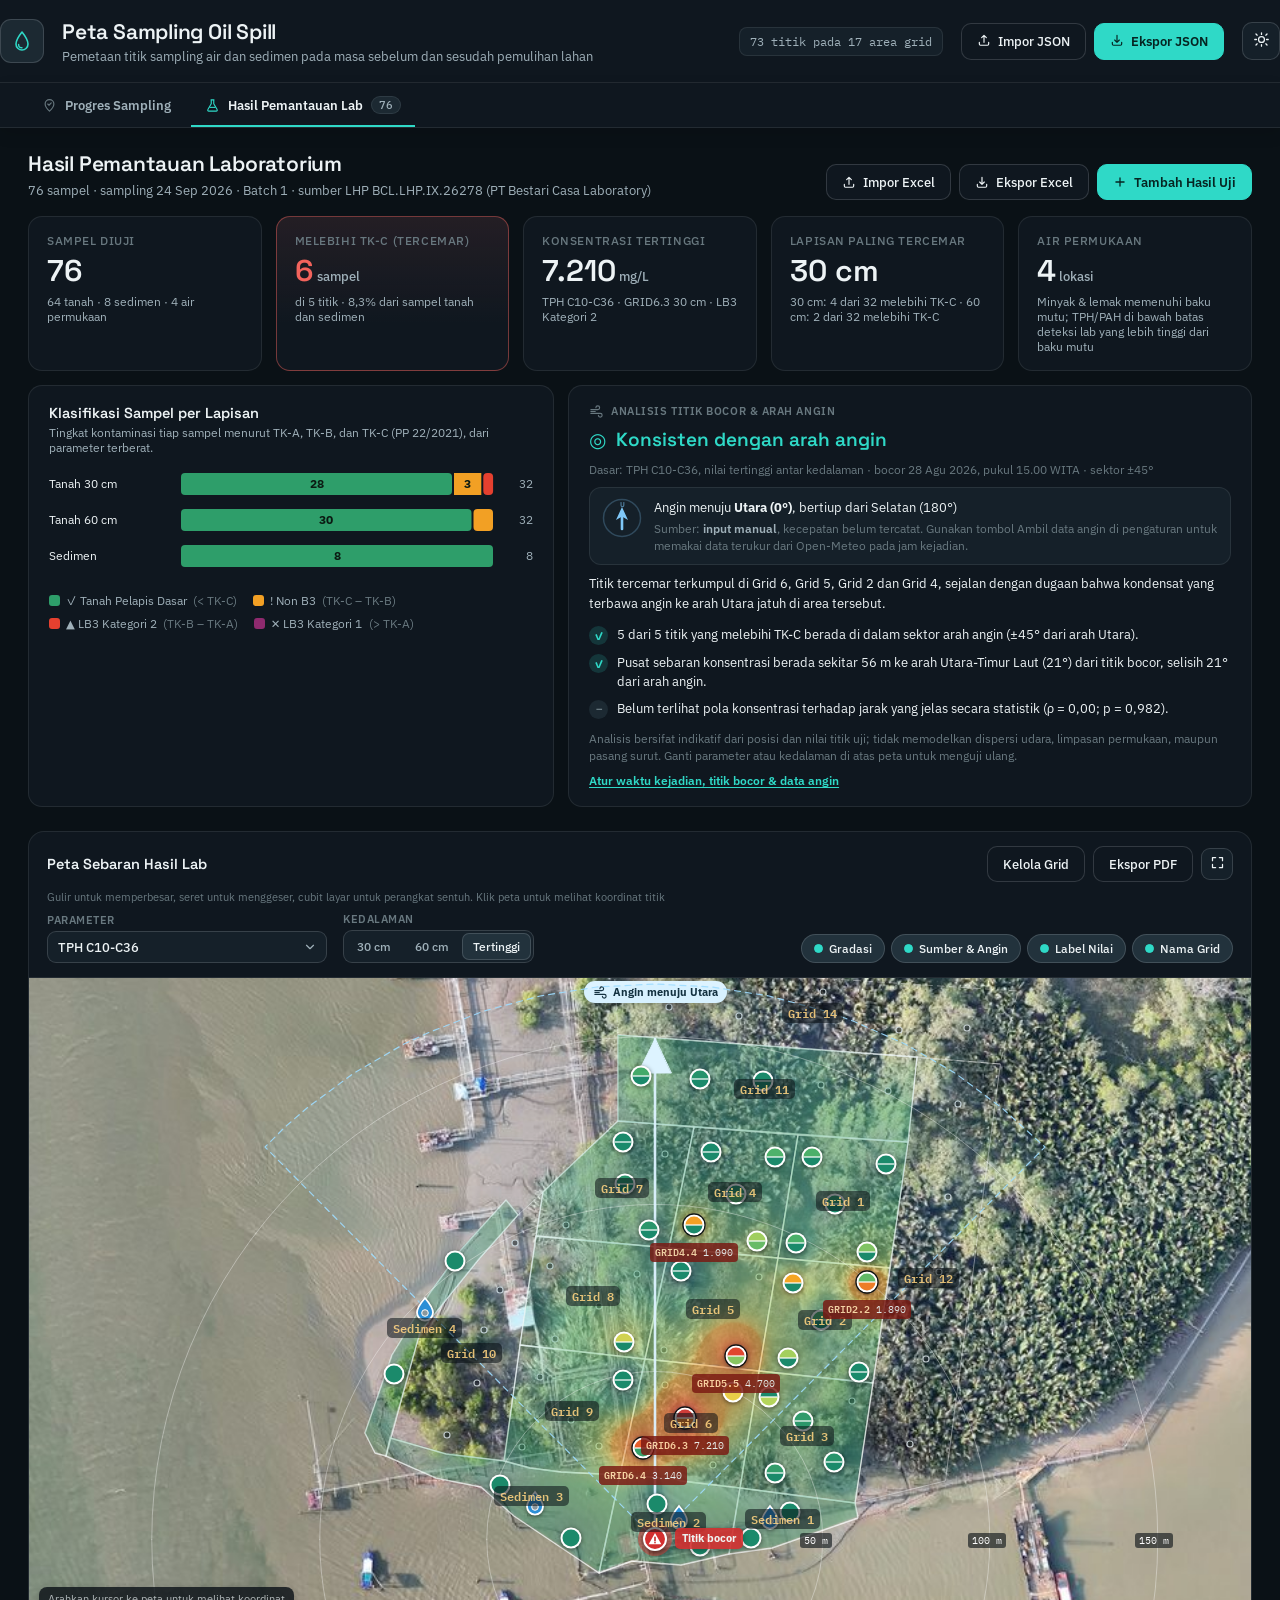
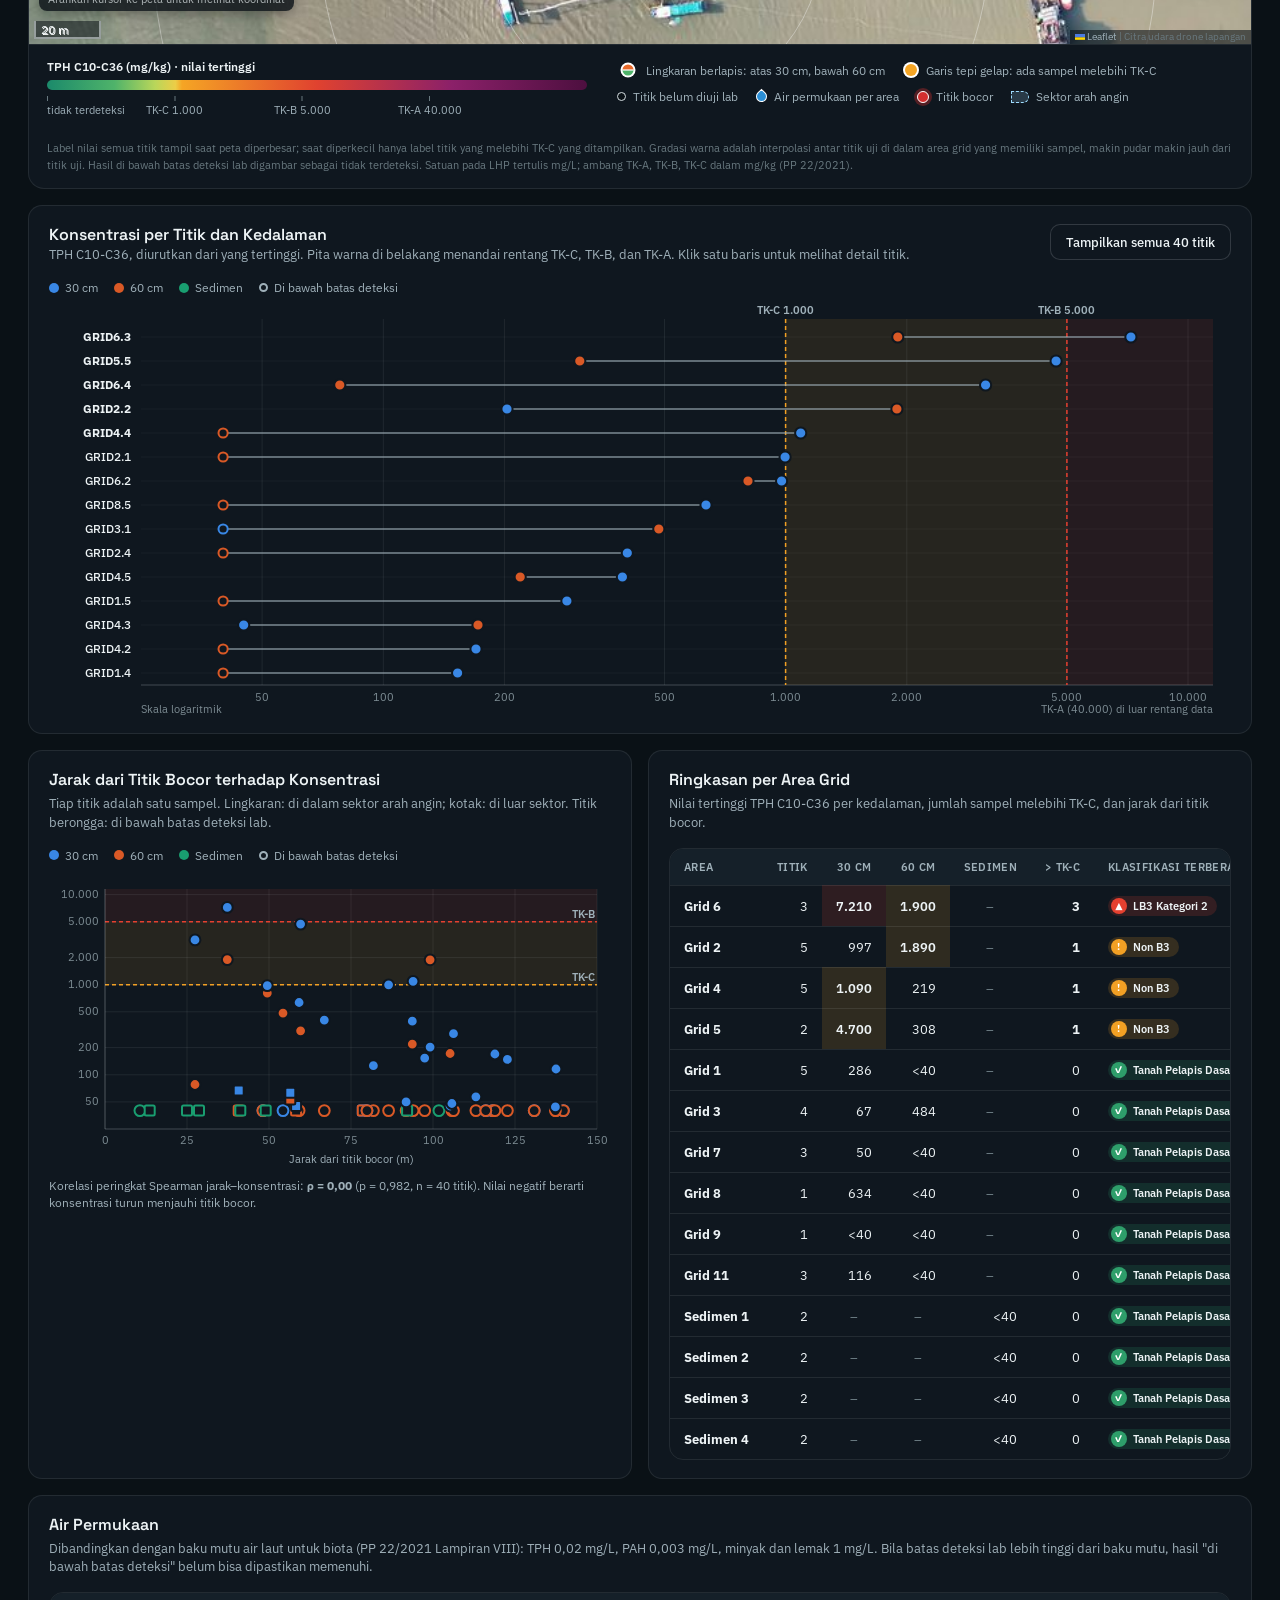
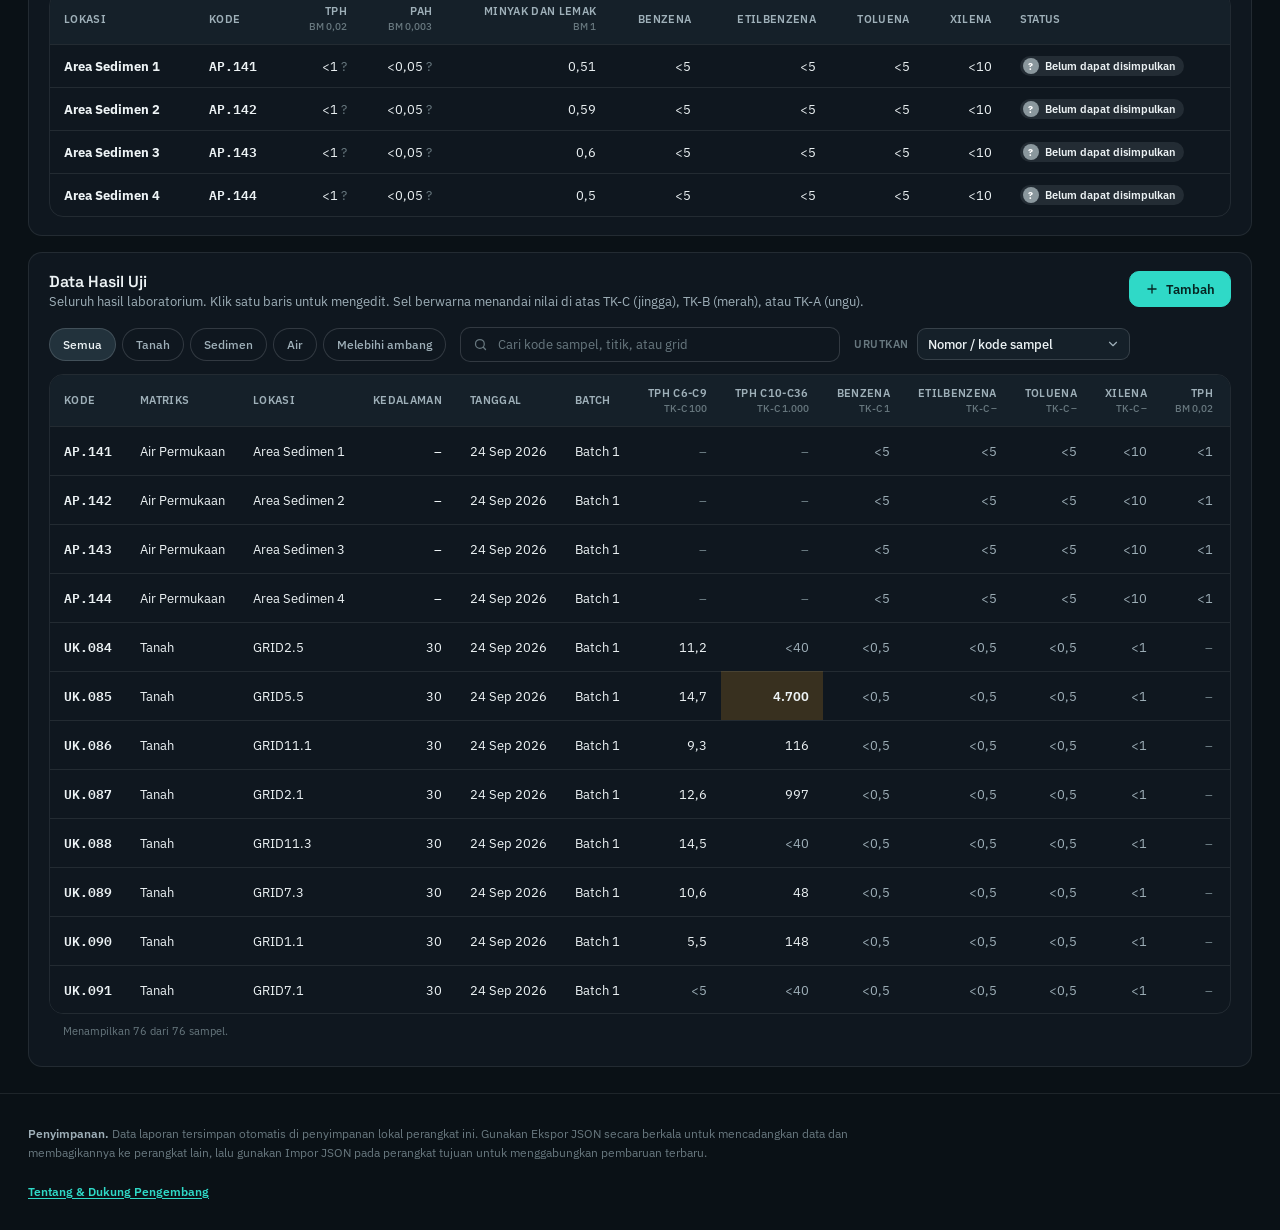
<file: index.html>
<!doctype html>
<html lang="id" data-theme="dark">
<head>
<meta charset="utf-8">
<meta name="viewport" content="width=device-width, initial-scale=1">
<title>Peta Sampling Oil Spill</title>
<meta name="description" content="Peta dan dashboard sampling air dan sedimen pada masa sebelum dan sesudah pemulihan lahan terdampak oil spill.">
<link rel="stylesheet" href="vendor/leaflet/leaflet.css">
<link rel="stylesheet" href="styles.css?v=20261031b">
</head>
<body>
<script>(function(){var v="lab";try{var h=(location.hash||"").toLowerCase();v=h==="#lab"?"lab":h==="#progres"?"progress":(localStorage.getItem("oilspill_view")==="progress"?"progress":"lab");}catch(e){}document.body.className=v==="progress"?"view-progress":"view-lab";})();</script>
<div class="app">

  <header class="topbar">
    <div class="wrap topbar-inner">
      <div class="brandmark" id="brandMark"></div>
      <div class="brandtext">
        <h1>Peta Sampling Oil Spill</h1>
        <p>Pemetaan titik sampling air dan sedimen pada masa sebelum dan sesudah pemulihan lahan</p>
      </div>
      <div class="metachip" id="metaChip">73 titik pada 17 area grid</div>
      <div class="roundswitch progress-only">
        <button type="button" id="roundBeforeBtn" class="roundbtn before active" data-action="set-round" data-round="before">Before Recovery</button>
        <button type="button" id="roundAfterBtn" class="roundbtn after" data-action="set-round" data-round="after">After Recovery</button>
      </div>
      <div class="databtns" role="group" aria-label="Cadangan data">
        <label class="btn" for="importInput" title="Gabungkan data dari berkas JSON (progres sampling, foto, dan hasil lab) berdasarkan pembaruan terbaru. Untuk ekspor yang dipecah, pilih berkas data dan semua berkas -foto sekaligus">
          <span id="importIcon"></span> Impor JSON
        </label>
        <input class="hiddenfile" id="importInput" type="file" accept="application/json,.json" multiple/>
        <button type="button" class="btn btn-primary" id="exportBtn" data-action="open-export" title="Unduh seluruh data aplikasi (progres sampling, foto, dan hasil lab) sebagai berkas JSON">
          <span id="exportIcon"></span> Ekspor JSON
        </button>
      </div>
      <button type="button" class="themebtn" data-action="toggle-theme" aria-label="Ganti mode gelap dan terang">
        <span id="themeIcon"></span>
      </button>
    </div>
  </header>

  <div id="syncBanner" class="syncbanner" style="display:none"></div>

  <nav class="viewtabs" aria-label="Tampilan">
    <div class="wrap viewtabs-inner" role="tablist">
      <button type="button" class="viewtab" id="viewTabProgress" role="tab" data-action="set-view" data-view="progress"><span class="viewtab-ico" id="viewTabProgressIcon"></span>Progres Sampling</button>
      <button type="button" class="viewtab" id="viewTabLab" role="tab" data-action="set-view" data-view="lab"><span class="viewtab-ico" id="viewTabLabIcon"></span>Hasil Pemantauan Lab<span class="viewtab-count" id="viewTabLabCount"></span></button>
    </div>
  </nav>

  <section class="labdash lab-only" id="labDash"></section>

  <section class="dashboard progress-only">
    <div class="wrap">
      <div class="dash-grid">
        <div class="kpi">
          <div class="kpi-label">Total Titik Sampling</div>
          <div class="kpi-value" id="kpiTotal">73</div>
          <div class="kpi-sub" id="kpiTotalSub">17 area grid</div>
        </div>
        <div class="kpi">
          <div class="kpi-label">Selesai Disampling</div>
          <div class="kpi-value" id="kpiDone">0</div>
          <div class="kpi-sub" id="kpiDoneSub">0% dari seluruh titik</div>
        </div>
        <div class="kpi">
          <div class="kpi-label">Belum Disampling</div>
          <div class="kpi-value" id="kpiPending">73</div>
          <div class="kpi-sub" id="kpiPendingSub">100% tersisa dari seluruh titik</div>
        </div>
        <div class="kpi warn">
          <div class="kpi-label">Titik Bermasalah</div>
          <div class="kpi-value" id="kpiIssue">0</div>
          <div class="kpi-sub" id="kpiIssueSub">Tidak ada kendala tercatat</div>
        </div>
        <div class="ringcard">
          <svg class="ringsvg" width="88" height="88" viewBox="0 0 120 120">
            <circle cx="60" cy="60" r="50" fill="none" stroke="#1C2932" stroke-width="14"/>
            <circle id="ringArc" cx="60" cy="60" r="50" fill="none" stroke="#2FD9C7" stroke-width="14" stroke-linecap="round" stroke-dasharray="0 314.16" transform="rotate(-90 60 60)"/>
            <text id="ringLabel" x="60" y="67" text-anchor="middle">0%</text>
          </svg>
          <div class="ringtitle">Progress Sampling</div>
        </div>
      </div>

      <div class="secondrow">
        <div class="card">
          <h2>Perbandingan Before dan After Recovery</h2>
          <p class="cardsub">Progres sampling pada dua tahap pemantauan untuk keseluruhan area.</p>
          <div class="comparerows">
            <div class="comparerow-item">
              <div class="cr-top"><span class="cr-name">Before Recovery</span><span class="cr-count" id="beforeCount">0 dari 73 titik</span></div>
              <div class="bar"><div class="bar-fill" id="beforeBar" style="width:0%;background:#2FD9C7"></div></div>
            </div>
            <div class="comparerow-item">
              <div class="cr-top"><span class="cr-name">After Recovery</span><span class="cr-count" id="afterCount">0 dari 73 titik</span></div>
              <div class="bar"><div class="bar-fill" id="afterBar" style="width:0%;background:#3BD488"></div></div>
            </div>
          </div>
        </div>
        <div class="card">
          <h2>Jenis Sampling</h2>
          <p class="cardsub">Progres tahap aktif untuk tiap jenis sampling: air, sedimen, dan tanah.</p>
          <div class="comparerows">
            <div class="comparerow-item">
              <div class="cr-top"><span class="cr-name">Air</span><span class="cr-count" id="typeAirCount">0 dari 0 titik</span></div>
              <div class="bar"><div class="bar-fill" id="typeAirBar" style="width:0%;background:#2FD9C7"></div></div>
            </div>
            <div class="comparerow-item">
              <div class="cr-top"><span class="cr-name">Sedimen</span><span class="cr-count" id="typeSedimenCount">0 dari 0 titik</span></div>
              <div class="bar"><div class="bar-fill" id="typeSedimenBar" style="width:0%;background:#B78CE8"></div></div>
            </div>
            <div class="comparerow-item">
              <div class="cr-top"><span class="cr-name">Tanah</span><span class="cr-count" id="typeSoilCount">0 dari 0 titik</span></div>
              <div class="bar"><div class="bar-fill" id="typeSoilBar" style="width:0%;background:#F2A93C"></div></div>
            </div>
          </div>
        </div>
        <div class="card">
          <h2>Grid Perlu Perhatian</h2>
          <p class="cardsub">Area dengan progres sampling paling rendah pada tahap aktif.</p>
          <ul class="prioritylist" id="priorityList"></ul>
          <p class="priority-empty" id="priorityEmpty">Seluruh area grid telah tuntas pada tahap aktif.</p>
        </div>
      </div>
    </div>
  </section>

  <section class="toolbar progress-only">
    <div class="wrap toolbar-row">
      <div class="searchwrap">
        <div class="searchbox">
          <span id="searchIcon"></span>
          <input id="searchInput" type="text" placeholder="Cari kode titik, misalnya GRID5.2"/>
          <button type="button" id="searchClear" class="searchclear" data-action="clear-search" aria-label="Bersihkan pencarian" style="display:none"></button>
        </div>
        <ul class="searchresults" id="searchResults" style="display:none"></ul>
      </div>
      <div class="filterchips">
        <button type="button" id="filter-all" class="chip active" data-action="set-filter" data-filter="all">Semua</button>
        <button type="button" id="filter-done" class="chip" data-action="set-filter" data-filter="done">Selesai</button>
        <button type="button" id="filter-pending" class="chip" data-action="set-filter" data-filter="pending">Belum</button>
        <button type="button" id="filter-issue" class="chip" data-action="set-filter" data-filter="issue">Bermasalah</button>
      </div>
      <div class="datefilter">
        <label class="labctl labctl-inline" for="dateFilterSelect"><span>Tanggal sampling</span>
          <select id="dateFilterSelect" data-field="date-filter"><option value="all">Semua tanggal</option></select>
        </label>
        <div class="daterange" id="dateRange" style="display:none">
          <input type="date" id="dateFrom" data-field="date-from" aria-label="Dari tanggal"/>
          <span>sampai</span>
          <input type="date" id="dateTo" data-field="date-to" aria-label="Sampai tanggal"/>
        </div>
      </div>
    </div>
  </section>

  <div class="wrap">
    <section class="mapsection">
      <div class="mapsection-head">
        <div class="mapsection-head-top">
          <h2 id="mapTitle">Peta Grid Sampling</h2>
          <div class="headtop-right">
            <span class="roundtag progress-only" id="roundTag">Before Recovery</span>
            <button type="button" class="btn" data-action="gm-open" id="gridMgrBtn" title="Tampilkan, sembunyikan, ganti nama, ubah bentuk, pindahkan, atau gambar grid sementara">Kelola Grid</button>
            <button type="button" class="btn" data-action="export-map-pdf" title="Atur area, perbesaran, dan isi peta, lalu cetak beserta legenda dan informasi koordinat sebagai PDF">Ekspor PDF</button>
            <button type="button" class="iconbtn" data-action="toggle-fullscreen" id="fullscreenBtn" aria-label="Tampilkan peta layar penuh" title="Tampilkan peta layar penuh">
              <span id="fullscreenIcon"></span>
            </button>
          </div>
        </div>
        <div class="mapsection-head-bottom">
          <span class="maphint">Gulir untuk memperbesar, seret untuk menggeser, cubit layar untuk perangkat sentuh. Klik peta untuk melihat koordinat titik</span>
          <div class="labeltoggles progress-only">
            <button type="button" id="toggleGridFill" class="labeltoggle active" data-action="toggle-grid-fill" title="Nyalakan atau matikan isian warna area grid, hanya garis batas bila dimatikan">Isi Grid</button>
            <button type="button" id="toggleGridLabels" class="labeltoggle active" data-action="toggle-grid-labels">Nama Grid</button>
            <button type="button" id="togglePointLabels" class="labeltoggle active" data-action="toggle-point-labels">Nama Titik</button>
            <button type="button" id="toggleActual" class="labeltoggle" data-action="toggle-actual">Lokasi Aktual</button>
            <button type="button" id="toggleBasemapOnly" class="labeltoggle" data-action="toggle-basemap-only" title="Sembunyikan seluruh tampilan grid, titik, label, dan legenda, hanya menyisakan citra dasar">Hanya Basemap</button>
          </div>
        </div>
        <div class="labcontrols lab-only" id="labControls"></div>
      </div>
      <div class="mapstage">
        <div id="map"></div>
        <div class="pickbanner" id="pickBanner" style="display:none"></div>
        <div class="gridedit-bar" id="gridEditBar" style="display:none"></div>
      </div>
      <div class="legend progress-only">
        <div class="legend-item"><span class="legend-swatch" style="background:rgba(242,169,60,0.35);border:1px solid #F2A93C"></span>Grid belum mulai disampling</div>
        <div class="legend-item"><span class="legend-swatch" style="background:rgba(47,217,199,0.35);border:1px solid #2FD9C7"></span>Grid sedang berjalan</div>
        <div class="legend-item"><span class="legend-swatch" style="background:rgba(59,212,136,0.4);border:1px solid #3BD488"></span>Grid tuntas</div>
        <div class="legend-item"><span class="legend-ring"></span>Titik belum disampling</div>
        <div class="legend-item"><span class="legend-dot" style="background:#3BD488;border:2px solid #fff"></span>Titik sudah disampling</div>
        <div class="legend-item"><span class="legend-dot" style="background:#F2635C"></span>Titik dengan kendala</div>
        <div class="legend-item"><span class="legend-dot" style="background:#2F6FED;border:2px solid #fff;box-shadow:0 0 5px 1px rgba(255,214,0,0.8)"></span>Lokasi sampling aktual</div>
      </div>
      <div class="lablegend lab-only" id="labLegend"></div>
    </section>

    <section class="bottompanel" id="bottomPanel"></section>
  </div>

  <footer class="foot">
    <div class="wrap">
      <div class="foot-legend progress-only">
        <div class="legend-item"><span class="legend-swatch" style="background:rgba(242,169,60,0.35);border:1px solid #F2A93C"></span>Belum disampling</div>
        <div class="legend-item"><span class="legend-swatch" style="background:rgba(47,217,199,0.35);border:1px solid #2FD9C7"></span>Sebagian selesai</div>
        <div class="legend-item"><span class="legend-swatch" style="background:rgba(59,212,136,0.4);border:1px solid #3BD488"></span>Tuntas</div>
        <div class="legend-item"><span class="legend-dot" style="background:#F2635C"></span>Ada kendala lapangan</div>
      </div>
      <p class="foot-note"><b>Penyimpanan.</b> Data laporan tersimpan otomatis di penyimpanan lokal perangkat ini. Gunakan Ekspor JSON secara berkala untuk mencadangkan data dan membagikannya ke perangkat lain, lalu gunakan Impor JSON pada perangkat tujuan untuk menggabungkan pembaruan terbaru.</p>
      <button type="button" class="foot-about-link" data-action="open-about">Tentang &amp; Dukung Pengembang</button>
    </div>
  </footer>

</div>

<div id="toastRoot"></div>
<div id="lightboxRoot"></div>
<div id="aboutRoot"></div>
<div id="qrisZoomRoot"></div>
<div id="printSheetRoot" class="print-only"></div>
<div id="modalRoot"></div>
<div id="exportRoot"></div>
<div id="gridMgrRoot"></div>
<div id="pdfRoot"></div>
<div id="vizTip" class="viztip" role="tooltip"></div>

<script src="vendor/leaflet/leaflet.js"></script>
<script src="app.js?v=20261031b"></script>
<script src="grids.js?v=20261031b"></script>
<script src="lab-xlsx.js?v=20261031b"></script>
<script src="lab.js?v=20261031b"></script>
<script src="map-pdf.js?v=20261031b"></script>
</body>
</html>
</file>
<file: vendor/leaflet/leaflet.css>
/* required styles */

.leaflet-pane,
.leaflet-tile,
.leaflet-marker-icon,
.leaflet-marker-shadow,
.leaflet-tile-container,
.leaflet-pane > svg,
.leaflet-pane > canvas,
.leaflet-zoom-box,
.leaflet-image-layer,
.leaflet-layer {
	position: absolute;
	left: 0;
	top: 0;
	}
.leaflet-container {
	overflow: hidden;
	}
.leaflet-tile,
.leaflet-marker-icon,
.leaflet-marker-shadow {
	-webkit-user-select: none;
	   -moz-user-select: none;
	        user-select: none;
	  -webkit-user-drag: none;
	}
/* Prevents IE11 from highlighting tiles in blue */
.leaflet-tile::selection {
	background: transparent;
}
/* Safari renders non-retina tile on retina better with this, but Chrome is worse */
.leaflet-safari .leaflet-tile {
	image-rendering: -webkit-optimize-contrast;
	}
/* hack that prevents hw layers "stretching" when loading new tiles */
.leaflet-safari .leaflet-tile-container {
	width: 1600px;
	height: 1600px;
	-webkit-transform-origin: 0 0;
	}
.leaflet-marker-icon,
.leaflet-marker-shadow {
	display: block;
	}
/* .leaflet-container svg: reset svg max-width decleration shipped in Joomla! (joomla.org) 3.x */
/* .leaflet-container img: map is broken in FF if you have max-width: 100% on tiles */
.leaflet-container .leaflet-overlay-pane svg {
	max-width: none !important;
	max-height: none !important;
	}
.leaflet-container .leaflet-marker-pane img,
.leaflet-container .leaflet-shadow-pane img,
.leaflet-container .leaflet-tile-pane img,
.leaflet-container img.leaflet-image-layer,
.leaflet-container .leaflet-tile {
	max-width: none !important;
	max-height: none !important;
	width: auto;
	padding: 0;
	}

.leaflet-container img.leaflet-tile {
	/* See: https://bugs.chromium.org/p/chromium/issues/detail?id=600120 */
	mix-blend-mode: plus-lighter;
}

.leaflet-container.leaflet-touch-zoom {
	-ms-touch-action: pan-x pan-y;
	touch-action: pan-x pan-y;
	}
.leaflet-container.leaflet-touch-drag {
	-ms-touch-action: pinch-zoom;
	/* Fallback for FF which doesn't support pinch-zoom */
	touch-action: none;
	touch-action: pinch-zoom;
}
.leaflet-container.leaflet-touch-drag.leaflet-touch-zoom {
	-ms-touch-action: none;
	touch-action: none;
}
.leaflet-container {
	-webkit-tap-highlight-color: transparent;
}
.leaflet-container a {
	-webkit-tap-highlight-color: rgba(51, 181, 229, 0.4);
}
.leaflet-tile {
	filter: inherit;
	visibility: hidden;
	}
.leaflet-tile-loaded {
	visibility: inherit;
	}
.leaflet-zoom-box {
	width: 0;
	height: 0;
	-moz-box-sizing: border-box;
	     box-sizing: border-box;
	z-index: 800;
	}
/* workaround for https://bugzilla.mozilla.org/show_bug.cgi?id=888319 */
.leaflet-overlay-pane svg {
	-moz-user-select: none;
	}

.leaflet-pane         { z-index: 400; }

.leaflet-tile-pane    { z-index: 200; }
.leaflet-overlay-pane { z-index: 400; }
.leaflet-shadow-pane  { z-index: 500; }
.leaflet-marker-pane  { z-index: 600; }
.leaflet-tooltip-pane   { z-index: 650; }
.leaflet-popup-pane   { z-index: 700; }

.leaflet-map-pane canvas { z-index: 100; }
.leaflet-map-pane svg    { z-index: 200; }

.leaflet-vml-shape {
	width: 1px;
	height: 1px;
	}
.lvml {
	behavior: url(#default#VML);
	display: inline-block;
	position: absolute;
	}


/* control positioning */

.leaflet-control {
	position: relative;
	z-index: 800;
	pointer-events: visiblePainted; /* IE 9-10 doesn't have auto */
	pointer-events: auto;
	}
.leaflet-top,
.leaflet-bottom {
	position: absolute;
	z-index: 1000;
	pointer-events: none;
	}
.leaflet-top {
	top: 0;
	}
.leaflet-right {
	right: 0;
	}
.leaflet-bottom {
	bottom: 0;
	}
.leaflet-left {
	left: 0;
	}
.leaflet-control {
	float: left;
	clear: both;
	}
.leaflet-right .leaflet-control {
	float: right;
	}
.leaflet-top .leaflet-control {
	margin-top: 10px;
	}
.leaflet-bottom .leaflet-control {
	margin-bottom: 10px;
	}
.leaflet-left .leaflet-control {
	margin-left: 10px;
	}
.leaflet-right .leaflet-control {
	margin-right: 10px;
	}


/* zoom and fade animations */

.leaflet-fade-anim .leaflet-popup {
	opacity: 0;
	-webkit-transition: opacity 0.2s linear;
	   -moz-transition: opacity 0.2s linear;
	        transition: opacity 0.2s linear;
	}
.leaflet-fade-anim .leaflet-map-pane .leaflet-popup {
	opacity: 1;
	}
.leaflet-zoom-animated {
	-webkit-transform-origin: 0 0;
	    -ms-transform-origin: 0 0;
	        transform-origin: 0 0;
	}
svg.leaflet-zoom-animated {
	will-change: transform;
}

.leaflet-zoom-anim .leaflet-zoom-animated {
	-webkit-transition: -webkit-transform 0.25s cubic-bezier(0,0,0.25,1);
	   -moz-transition:    -moz-transform 0.25s cubic-bezier(0,0,0.25,1);
	        transition:         transform 0.25s cubic-bezier(0,0,0.25,1);
	}
.leaflet-zoom-anim .leaflet-tile,
.leaflet-pan-anim .leaflet-tile {
	-webkit-transition: none;
	   -moz-transition: none;
	        transition: none;
	}

.leaflet-zoom-anim .leaflet-zoom-hide {
	visibility: hidden;
	}


/* cursors */

.leaflet-interactive {
	cursor: pointer;
	}
.leaflet-grab {
	cursor: -webkit-grab;
	cursor:    -moz-grab;
	cursor:         grab;
	}
.leaflet-crosshair,
.leaflet-crosshair .leaflet-interactive {
	cursor: crosshair;
	}
.leaflet-popup-pane,
.leaflet-control {
	cursor: auto;
	}
.leaflet-dragging .leaflet-grab,
.leaflet-dragging .leaflet-grab .leaflet-interactive,
.leaflet-dragging .leaflet-marker-draggable {
	cursor: move;
	cursor: -webkit-grabbing;
	cursor:    -moz-grabbing;
	cursor:         grabbing;
	}

/* marker & overlays interactivity */
.leaflet-marker-icon,
.leaflet-marker-shadow,
.leaflet-image-layer,
.leaflet-pane > svg path,
.leaflet-tile-container {
	pointer-events: none;
	}

.leaflet-marker-icon.leaflet-interactive,
.leaflet-image-layer.leaflet-interactive,
.leaflet-pane > svg path.leaflet-interactive,
svg.leaflet-image-layer.leaflet-interactive path {
	pointer-events: visiblePainted; /* IE 9-10 doesn't have auto */
	pointer-events: auto;
	}

/* visual tweaks */

.leaflet-container {
	background: #ddd;
	outline-offset: 1px;
	}
.leaflet-container a {
	color: #0078A8;
	}
.leaflet-zoom-box {
	border: 2px dotted #38f;
	background: rgba(255,255,255,0.5);
	}


/* general typography */
.leaflet-container {
	font-family: "Helvetica Neue", Arial, Helvetica, sans-serif;
	font-size: 12px;
	font-size: 0.75rem;
	line-height: 1.5;
	}


/* general toolbar styles */

.leaflet-bar {
	box-shadow: 0 1px 5px rgba(0,0,0,0.65);
	border-radius: 4px;
	}
.leaflet-bar a {
	background-color: #fff;
	border-bottom: 1px solid #ccc;
	width: 26px;
	height: 26px;
	line-height: 26px;
	display: block;
	text-align: center;
	text-decoration: none;
	color: black;
	}
.leaflet-bar a,
.leaflet-control-layers-toggle {
	background-position: 50% 50%;
	background-repeat: no-repeat;
	display: block;
	}
.leaflet-bar a:hover,
.leaflet-bar a:focus {
	background-color: #f4f4f4;
	}
.leaflet-bar a:first-child {
	border-top-left-radius: 4px;
	border-top-right-radius: 4px;
	}
.leaflet-bar a:last-child {
	border-bottom-left-radius: 4px;
	border-bottom-right-radius: 4px;
	border-bottom: none;
	}
.leaflet-bar a.leaflet-disabled {
	cursor: default;
	background-color: #f4f4f4;
	color: #bbb;
	}

.leaflet-touch .leaflet-bar a {
	width: 30px;
	height: 30px;
	line-height: 30px;
	}
.leaflet-touch .leaflet-bar a:first-child {
	border-top-left-radius: 2px;
	border-top-right-radius: 2px;
	}
.leaflet-touch .leaflet-bar a:last-child {
	border-bottom-left-radius: 2px;
	border-bottom-right-radius: 2px;
	}

/* zoom control */

.leaflet-control-zoom-in,
.leaflet-control-zoom-out {
	font: bold 18px 'Lucida Console', Monaco, monospace;
	text-indent: 1px;
	}

.leaflet-touch .leaflet-control-zoom-in, .leaflet-touch .leaflet-control-zoom-out  {
	font-size: 22px;
	}


/* layers control */

.leaflet-control-layers {
	box-shadow: 0 1px 5px rgba(0,0,0,0.4);
	background: #fff;
	border-radius: 5px;
	}
.leaflet-control-layers-toggle {
	background-image: url(images/layers.png);
	width: 36px;
	height: 36px;
	}
.leaflet-retina .leaflet-control-layers-toggle {
	background-image: url(images/layers-2x.png);
	background-size: 26px 26px;
	}
.leaflet-touch .leaflet-control-layers-toggle {
	width: 44px;
	height: 44px;
	}
.leaflet-control-layers .leaflet-control-layers-list,
.leaflet-control-layers-expanded .leaflet-control-layers-toggle {
	display: none;
	}
.leaflet-control-layers-expanded .leaflet-control-layers-list {
	display: block;
	position: relative;
	}
.leaflet-control-layers-expanded {
	padding: 6px 10px 6px 6px;
	color: #333;
	background: #fff;
	}
.leaflet-control-layers-scrollbar {
	overflow-y: scroll;
	overflow-x: hidden;
	padding-right: 5px;
	}
.leaflet-control-layers-selector {
	margin-top: 2px;
	position: relative;
	top: 1px;
	}
.leaflet-control-layers label {
	display: block;
	font-size: 13px;
	font-size: 1.08333em;
	}
.leaflet-control-layers-separator {
	height: 0;
	border-top: 1px solid #ddd;
	margin: 5px -10px 5px -6px;
	}

/* Default icon URLs */
.leaflet-default-icon-path { /* used only in path-guessing heuristic, see L.Icon.Default */
	background-image: url(images/marker-icon.png);
	}


/* attribution and scale controls */

.leaflet-container .leaflet-control-attribution {
	background: #fff;
	background: rgba(255, 255, 255, 0.8);
	margin: 0;
	}
.leaflet-control-attribution,
.leaflet-control-scale-line {
	padding: 0 5px;
	color: #333;
	line-height: 1.4;
	}
.leaflet-control-attribution a {
	text-decoration: none;
	}
.leaflet-control-attribution a:hover,
.leaflet-control-attribution a:focus {
	text-decoration: underline;
	}
.leaflet-attribution-flag {
	display: inline !important;
	vertical-align: baseline !important;
	width: 1em;
	height: 0.6669em;
	}
.leaflet-left .leaflet-control-scale {
	margin-left: 5px;
	}
.leaflet-bottom .leaflet-control-scale {
	margin-bottom: 5px;
	}
.leaflet-control-scale-line {
	border: 2px solid #777;
	border-top: none;
	line-height: 1.1;
	padding: 2px 5px 1px;
	white-space: nowrap;
	-moz-box-sizing: border-box;
	     box-sizing: border-box;
	background: rgba(255, 255, 255, 0.8);
	text-shadow: 1px 1px #fff;
	}
.leaflet-control-scale-line:not(:first-child) {
	border-top: 2px solid #777;
	border-bottom: none;
	margin-top: -2px;
	}
.leaflet-control-scale-line:not(:first-child):not(:last-child) {
	border-bottom: 2px solid #777;
	}

.leaflet-touch .leaflet-control-attribution,
.leaflet-touch .leaflet-control-layers,
.leaflet-touch .leaflet-bar {
	box-shadow: none;
	}
.leaflet-touch .leaflet-control-layers,
.leaflet-touch .leaflet-bar {
	border: 2px solid rgba(0,0,0,0.2);
	background-clip: padding-box;
	}


/* popup */

.leaflet-popup {
	position: absolute;
	text-align: center;
	margin-bottom: 20px;
	}
.leaflet-popup-content-wrapper {
	padding: 1px;
	text-align: left;
	border-radius: 12px;
	}
.leaflet-popup-content {
	margin: 13px 24px 13px 20px;
	line-height: 1.3;
	font-size: 13px;
	font-size: 1.08333em;
	min-height: 1px;
	}
.leaflet-popup-content p {
	margin: 17px 0;
	margin: 1.3em 0;
	}
.leaflet-popup-tip-container {
	width: 40px;
	height: 20px;
	position: absolute;
	left: 50%;
	margin-top: -1px;
	margin-left: -20px;
	overflow: hidden;
	pointer-events: none;
	}
.leaflet-popup-tip {
	width: 17px;
	height: 17px;
	padding: 1px;

	margin: -10px auto 0;
	pointer-events: auto;

	-webkit-transform: rotate(45deg);
	   -moz-transform: rotate(45deg);
	    -ms-transform: rotate(45deg);
	        transform: rotate(45deg);
	}
.leaflet-popup-content-wrapper,
.leaflet-popup-tip {
	background: white;
	color: #333;
	box-shadow: 0 3px 14px rgba(0,0,0,0.4);
	}
.leaflet-container a.leaflet-popup-close-button {
	position: absolute;
	top: 0;
	right: 0;
	border: none;
	text-align: center;
	width: 24px;
	height: 24px;
	font: 16px/24px Tahoma, Verdana, sans-serif;
	color: #757575;
	text-decoration: none;
	background: transparent;
	}
.leaflet-container a.leaflet-popup-close-button:hover,
.leaflet-container a.leaflet-popup-close-button:focus {
	color: #585858;
	}
.leaflet-popup-scrolled {
	overflow: auto;
	}

.leaflet-oldie .leaflet-popup-content-wrapper {
	-ms-zoom: 1;
	}
.leaflet-oldie .leaflet-popup-tip {
	width: 24px;
	margin: 0 auto;

	-ms-filter: "progid:DXImageTransform.Microsoft.Matrix(M11=0.70710678, M12=0.70710678, M21=-0.70710678, M22=0.70710678)";
	filter: progid:DXImageTransform.Microsoft.Matrix(M11=0.70710678, M12=0.70710678, M21=-0.70710678, M22=0.70710678);
	}

.leaflet-oldie .leaflet-control-zoom,
.leaflet-oldie .leaflet-control-layers,
.leaflet-oldie .leaflet-popup-content-wrapper,
.leaflet-oldie .leaflet-popup-tip {
	border: 1px solid #999;
	}


/* div icon */

.leaflet-div-icon {
	background: #fff;
	border: 1px solid #666;
	}


/* Tooltip */
/* Base styles for the element that has a tooltip */
.leaflet-tooltip {
	position: absolute;
	padding: 6px;
	background-color: #fff;
	border: 1px solid #fff;
	border-radius: 3px;
	color: #222;
	white-space: nowrap;
	-webkit-user-select: none;
	-moz-user-select: none;
	-ms-user-select: none;
	user-select: none;
	pointer-events: none;
	box-shadow: 0 1px 3px rgba(0,0,0,0.4);
	}
.leaflet-tooltip.leaflet-interactive {
	cursor: pointer;
	pointer-events: auto;
	}
.leaflet-tooltip-top:before,
.leaflet-tooltip-bottom:before,
.leaflet-tooltip-left:before,
.leaflet-tooltip-right:before {
	position: absolute;
	pointer-events: none;
	border: 6px solid transparent;
	background: transparent;
	content: "";
	}

/* Directions */

.leaflet-tooltip-bottom {
	margin-top: 6px;
}
.leaflet-tooltip-top {
	margin-top: -6px;
}
.leaflet-tooltip-bottom:before,
.leaflet-tooltip-top:before {
	left: 50%;
	margin-left: -6px;
	}
.leaflet-tooltip-top:before {
	bottom: 0;
	margin-bottom: -12px;
	border-top-color: #fff;
	}
.leaflet-tooltip-bottom:before {
	top: 0;
	margin-top: -12px;
	margin-left: -6px;
	border-bottom-color: #fff;
	}
.leaflet-tooltip-left {
	margin-left: -6px;
}
.leaflet-tooltip-right {
	margin-left: 6px;
}
.leaflet-tooltip-left:before,
.leaflet-tooltip-right:before {
	top: 50%;
	margin-top: -6px;
	}
.leaflet-tooltip-left:before {
	right: 0;
	margin-right: -12px;
	border-left-color: #fff;
	}
.leaflet-tooltip-right:before {
	left: 0;
	margin-left: -12px;
	border-right-color: #fff;
	}

/* Printing */

@media print {
	/* Prevent printers from removing background-images of controls. */
	.leaflet-control {
		-webkit-print-color-adjust: exact;
		print-color-adjust: exact;
		}
	}
</file>
<file: styles.css>
@import url("https://fonts.googleapis.com/css2?family=Space+Grotesk:wght@500;600;700&family=IBM+Plex+Sans:wght@400;500;600&family=IBM+Plex+Mono:wght@400;500&display=swap");

:root{
  color-scheme:dark;
  --bg-0:#0A1116;
  --bg-1:#0F171F;
  --bg-2:#152029;
  --bg-3:#1C2932;
  --bg-4:#22323C;
  --line:rgba(226,236,240,0.09);
  --line-strong:rgba(226,236,240,0.16);
  --text-0:#EDF3F5;
  --text-1:#9FB0B9;
  --text-2:#68787F;
  --teal:#2FD9C7;
  --teal-strong:#1FC0AF;
  --amber:#F2A93C;
  --amber-strong:#D98F22;
  --green:#3BD488;
  --green-strong:#22B871;
  --red:#F2635C;
  --red-strong:#D8433C;
  --teal-text:var(--teal);
  --green-text:var(--green);
  --amber-text:var(--amber);
  --red-text:var(--red);
  --sans:'IBM Plex Sans',system-ui,sans-serif;
  --display:'Space Grotesk',system-ui,sans-serif;
  --mono:'IBM Plex Mono',ui-monospace,monospace;
  --shadow: 0 16px 34px rgba(0,0,0,0.4);
  --viz-s1:#3987E5;
  --viz-s2:#D95926;
  --viz-s3:#199E70;
  --viz-s4:#C98500;
  --viz-grid:rgba(226,236,240,0.08);
  --viz-axis:rgba(226,236,240,0.24);
  --viz-ink:#EDF3F5;
  --viz-ink2:#9FB0B9;
  --viz-muted:#7D8C93;
  --viz-surface:#0F171F;
  --viz-hover:rgba(226,236,240,0.045);
}
:root[data-theme="light"]{
  color-scheme:light;
  --bg-0:#F4F2EC;
  --bg-1:#FFFFFF;
  --bg-2:#F0EDE4;
  --bg-3:#E6E1D4;
  --bg-4:#DAD3C1;
  --line:rgba(23,25,26,0.09);
  --line-strong:rgba(23,25,26,0.17);
  --text-0:#17191A;
  --text-1:#4E5A58;
  --text-2:#7C8886;
  --shadow: 0 16px 34px rgba(23,25,26,0.12);
  --teal-text:#086159;
  --green-text:#0C5C34;
  --amber-text:#7A4D06;
  --red-text:#962721;
  --viz-s1:#2A78D6;
  --viz-s2:#EB6834;
  --viz-s3:#1BAF7A;
  --viz-s4:#EDA100;
  --viz-grid:#ECE8DD;
  --viz-axis:#C3C2B7;
  --viz-ink:#17191A;
  --viz-ink2:#4E5A58;
  --viz-muted:#7C8886;
  --viz-surface:#FFFFFF;
  --viz-hover:rgba(23,25,26,0.035);
}

*{box-sizing:border-box}
html,body{margin:0;padding:0}
body{background:var(--bg-0);color:var(--text-0);font-family:var(--sans);}
button{font-family:inherit;cursor:pointer;}
input,textarea{font-family:inherit;}
a{color:var(--teal-text);text-decoration:none;}
::selection{background:var(--teal);color:var(--bg-0);}

.app{width:100%;min-height:100vh;}
.wrap{max-width:1520px;margin:0 auto;width:100%;padding:0 28px;}

/* topbar */
.topbar{border-bottom:1px solid var(--line);background:var(--bg-1);}
.topbar-inner{display:flex;align-items:center;gap:18px;padding:18px 0;flex-wrap:wrap;}
.brandmark{width:44px;height:44px;border-radius:11px;background:var(--bg-3);border:1px solid var(--line-strong);display:flex;align-items:center;justify-content:center;flex:none;}
.brandtext{display:flex;flex-direction:column;gap:3px;margin-right:auto;}
.brandtext h1{margin:0;font-family:var(--display);font-weight:600;font-size:21px;letter-spacing:-0.01em;}
.brandtext p{margin:0;font-size:12.5px;color:var(--text-1);}
.metachip{font-family:var(--mono);font-size:11.5px;color:var(--text-1);background:var(--bg-2);border:1px solid var(--line);padding:6px 10px;border-radius:8px;white-space:nowrap;}
.roundswitch{display:flex;background:var(--bg-2);border:1px solid var(--line-strong);border-radius:11px;padding:3px;gap:3px;}
.roundbtn{border:none;background:transparent;color:var(--text-1);font-size:12.5px;font-weight:500;padding:9px 16px;border-radius:8px;transition:background .15s,color .15s;}
.roundbtn.active{background:var(--bg-4);color:var(--text-0);box-shadow:inset 0 0 0 1px var(--line-strong);}
.roundbtn.before.active{color:var(--teal-text);}
.roundbtn.after.active{color:var(--green-text);}
.themebtn{width:38px;height:38px;border-radius:10px;background:var(--bg-2);border:1px solid var(--line-strong);color:var(--text-0);display:flex;align-items:center;justify-content:center;flex:none;}
.themebtn:hover{background:var(--bg-3);}

/* dashboard */
.dashboard{padding:22px 0 6px;}
.dash-grid{display:grid;grid-template-columns:repeat(4,1fr) 168px;gap:14px;align-items:stretch;}
.kpi{background:var(--bg-1);border:1px solid var(--line);border-radius:14px;padding:16px 18px;display:flex;flex-direction:column;gap:8px;min-height:104px;justify-content:center;}
.kpi-label{font-size:11.5px;text-transform:uppercase;letter-spacing:.05em;color:var(--text-2);font-weight:500;}
.kpi-value{font-family:var(--display);font-size:30px;font-weight:600;line-height:1;}
.kpi-sub{font-size:12px;color:var(--text-1);}
.kpi.warn .kpi-value{color:var(--red-text);}
.ringcard{background:var(--bg-1);border:1px solid var(--line);border-radius:14px;display:flex;flex-direction:column;align-items:center;justify-content:center;gap:2px;padding:10px;}
.ringcard .ringtitle{font-size:10.5px;color:var(--text-2);text-transform:uppercase;letter-spacing:.05em;text-align:center;}
.ringsvg text{font-family:var(--display);font-weight:600;font-size:22px;fill:var(--text-0);}

.secondrow{display:grid;grid-template-columns:1fr 1fr 1fr;gap:14px;margin-top:14px;}
.card{background:var(--bg-1);border:1px solid var(--line);border-radius:14px;padding:18px 20px;}
.card h2{margin:0 0 3px;font-family:var(--display);font-size:14.5px;font-weight:600;}
.card .cardsub{margin:0 0 14px;font-size:12px;color:var(--text-1);}
.comparerows{display:flex;flex-direction:column;gap:14px;}
.comparerow-item .cr-top{display:flex;justify-content:space-between;font-size:12.5px;margin-bottom:6px;}
.cr-name{color:var(--text-1);font-weight:500;}
.cr-count{font-family:var(--mono);color:var(--text-0);}
.bar{height:9px;border-radius:5px;background:var(--bg-3);overflow:hidden;}
.bar-fill{height:100%;border-radius:5px;}
.prioritylist{list-style:none;margin:0;padding:0;display:flex;flex-direction:column;gap:11px;}
.priority-item{border:1px solid var(--line);border-radius:10px;padding:10px 12px;cursor:pointer;transition:border-color .15s,background .15s;}
.priority-item:hover{border-color:var(--line-strong);background:var(--bg-2);}
.priority-top{display:flex;justify-content:space-between;font-size:12.5px;margin-bottom:6px;}
.priority-label{font-weight:600;}
.priority-pct{font-family:var(--mono);color:var(--text-1);}
.progressbar{height:6px;border-radius:4px;background:var(--bg-3);overflow:hidden;margin-bottom:6px;}
.progressfill{height:100%;border-radius:4px;}
.priority-remain{font-size:11.5px;color:var(--text-1);}
.priority-empty{font-size:12.5px;color:var(--text-1);padding:6px 2px;}

/* toolbar */
.toolbar{padding:16px 0;display:flex;align-items:center;gap:12px;flex-wrap:wrap;border-bottom:1px solid var(--line);}
.toolbar-row{display:flex;align-items:center;gap:12px;flex-wrap:wrap;width:100%;}
.searchwrap{position:relative;width:280px;}
.searchbox{display:flex;align-items:center;gap:8px;background:var(--bg-1);border:1px solid var(--line-strong);border-radius:10px;padding:9px 12px;}
.searchbox svg{flex:none;color:var(--text-2);}
.searchbox input{flex:1;background:transparent;border:none;outline:none;color:var(--text-0);font-size:13px;}
.searchbox input::placeholder{color:var(--text-2);}
.searchclear{background:none;border:none;color:var(--text-2);padding:2px;display:flex;}
.searchresults{position:absolute;top:calc(100% + 6px);left:0;right:0;background:var(--bg-2);border:1px solid var(--line-strong);border-radius:10px;padding:6px;list-style:none;margin:0;z-index:900;box-shadow:var(--shadow);max-height:260px;overflow:auto;}
.searchresult-item{display:flex;align-items:center;gap:9px;padding:8px 9px;border-radius:7px;cursor:pointer;font-size:12.5px;}
.searchresult-item:hover{background:var(--bg-3);}
.sr-id{font-family:var(--mono);font-weight:500;flex:1;}
.sr-status{color:var(--text-1);font-size:11.5px;}
.searchempty{position:absolute;top:calc(100% + 6px);left:0;right:0;background:var(--bg-2);border:1px solid var(--line-strong);border-radius:10px;padding:12px;font-size:12px;color:var(--text-1);z-index:900;}
.dot{width:8px;height:8px;border-radius:50%;flex:none;}
.filterchips{display:flex;gap:6px;}
.chip{background:var(--bg-1);border:1px solid var(--line-strong);color:var(--text-1);font-size:12px;padding:8px 13px;border-radius:20px;font-weight:500;}
.chip.active{background:var(--bg-4);color:var(--text-0);border-color:var(--line-strong);}
.toolbar-spacer{flex:1;}
.btn{display:inline-flex;align-items:center;gap:7px;border-radius:10px;padding:9px 15px;font-size:12.5px;font-weight:500;border:1px solid var(--line-strong);background:var(--bg-1);color:var(--text-0);}
.btn:hover{background:var(--bg-2);}
.btn-primary{background:var(--teal);border-color:var(--teal);color:#062522;font-weight:600;}
.btn-primary:hover{background:var(--teal-strong);}
.hiddenfile{position:absolute;width:1px;height:1px;opacity:0;pointer-events:none;}

/* map section, full width */
.mapsection{margin:20px 0 0;background:var(--bg-1);border:1px solid var(--line);border-radius:16px;overflow:hidden;}
.mapsection-head{display:flex;flex-direction:column;gap:8px;padding:14px 18px;border-bottom:1px solid var(--line);}
.mapsection-head-top{display:flex;align-items:center;justify-content:space-between;}
.mapsection-head-bottom{display:flex;align-items:center;justify-content:space-between;gap:12px;flex-wrap:wrap;}
.mapsection-head h2{margin:0;font-family:var(--display);font-size:14.5px;font-weight:600;}
.roundtag{font-size:11px;font-family:var(--mono);padding:4px 9px;border-radius:20px;border:1px solid var(--line-strong);color:var(--text-1);}
.typetag{display:inline-block;font-size:11px;font-family:var(--mono);padding:3px 9px;border-radius:20px;border:1px solid;vertical-align:middle;}
.maphint{font-size:11px;color:var(--text-2);}
.labeltoggles{display:flex;gap:6px;}
.labeltoggle{background:var(--bg-2);border:1px solid var(--line-strong);color:var(--text-1);font-size:11.5px;font-weight:500;padding:6px 12px;border-radius:20px;display:inline-flex;align-items:center;gap:6px;}
.labeltoggle::before{content:"";width:7px;height:7px;border-radius:50%;background:var(--bg-4);border:1px solid var(--line-strong);}
.labeltoggle.active{background:var(--bg-4);color:var(--text-0);border-color:var(--line-strong);}
.labeltoggle.active::before{background:var(--teal);border-color:var(--teal);}
.headtop-right{display:flex;align-items:center;gap:8px;}
.iconbtn{width:32px;height:32px;border-radius:9px;background:var(--bg-2);border:1px solid var(--line-strong);color:var(--text-0);display:flex;align-items:center;justify-content:center;flex:none;}
.iconbtn:hover{background:var(--bg-3);}

.mapstage{position:relative;z-index:0;}
#map{width:100%;height:min(74vh,760px);min-height:440px;background:#0a1319;}
.mapsection.is-fullscreen{display:flex;flex-direction:column;height:100vh;}
.mapsection.is-fullscreen .mapstage{flex:1 1 auto;min-height:0;}
.mapsection.is-fullscreen #map{height:100%;}
.leaflet-container{font-family:var(--sans);background:#0a1319;}
.leaflet-control-attribution{background:rgba(10,17,22,0.6) !important;color:var(--text-2) !important;font-size:10px !important;}
.leaflet-control-attribution a{color:var(--text-1) !important;}
.leaflet-control-scale-line{background:rgba(10,17,22,0.55) !important;color:var(--text-0) !important;border-color:rgba(237,243,245,0.5) !important;}

.grid-label-tip{background:rgba(10,17,22,0.62);border:none;color:#F2C879;font-family:var(--mono);font-size:12px;font-weight:600;box-shadow:none;padding:2px 6px;border-radius:5px;text-align:center;line-height:1.35;}
.grid-label-tip::before{display:none;}
.grid-label-tip .gl-pct{display:block;font-size:10px;font-weight:400;opacity:.82;color:#EDF3F5;}
.point-label-tip{background:rgba(10,17,22,0.72);border:none;color:#7DD8F0;font-family:var(--mono);font-size:9.5px;box-shadow:none;padding:1px 4px;border-radius:4px;}
.point-label-tip::before{display:none;}
#map.hide-grid-labels .grid-label-tip{display:none;}
#map.hide-point-labels .point-label-tip{display:none;}
.mapsection.basemap-only .legend,.mapsection.basemap-only .lablegend{display:none;}
.mapsection.basemap-only #map .leaflet-labSurface-pane,
.mapsection.basemap-only #map .leaflet-labWind-pane{display:none;}
.mapsection.basemap-only #map .leaflet-overlay-pane svg,
.mapsection.basemap-only #map .leaflet-tooltip-pane,
.mapsection.basemap-only #map .leaflet-popup-pane,
.mapsection.basemap-only #map .leaflet-marker-pane{display:none;}

.point-hover-popup .leaflet-popup-content-wrapper{background:rgba(10,17,22,0.92);color:#EDF3F5;border-radius:9px;box-shadow:0 10px 24px rgba(0,0,0,0.4);}
.point-hover-popup .leaflet-popup-tip{background:rgba(10,17,22,0.92);}
.point-hover-popup .leaflet-popup-content{margin:9px 11px;font-size:11.5px;line-height:1.5;font-family:var(--sans);}
.point-hover-popup .ph-id{font-family:var(--mono);font-weight:600;display:block;margin-bottom:2px;}
.point-hover-popup .ph-coord{font-family:var(--mono);font-size:10.5px;opacity:.8;margin:-1px 0 3px;}
.coord-readout{background:rgba(10,17,22,0.82);color:#EDF3F5;border-radius:8px;padding:5px 9px;font-size:11px;line-height:1.35;display:flex;flex-direction:column;box-shadow:0 4px 12px rgba(0,0,0,0.3);pointer-events:none;min-width:190px;}
.coord-readout-empty{color:rgba(237,243,245,0.7);font-size:10.5px;}
.coord-readout .cr-k{font-size:9.5px;text-transform:uppercase;letter-spacing:.06em;color:#2FD9C7;font-weight:600;}
.coord-readout .cr-v{font-family:var(--mono);font-size:12px;font-weight:600;}
.coord-readout .cr-sub{font-family:var(--mono);font-size:10px;opacity:.75;}
.coord-table{border-collapse:collapse;font-size:11.5px;margin:2px 0 6px;}
.coord-table td{padding:2px 0;vertical-align:top;}
.coord-table td:first-child{color:rgba(237,243,245,0.65);padding-right:10px;white-space:nowrap;}
.coord-table td:last-child{font-family:var(--mono);font-size:11px;}
.coord-actions{display:flex;gap:6px;flex-wrap:wrap;margin-top:4px;}
.coord-btn{border:1px solid rgba(47,217,199,0.6);background:rgba(47,217,199,0.12);color:#EDF3F5 !important;border-radius:7px;padding:4px 9px;font-size:11px;font-weight:600;cursor:pointer;text-decoration:none;font-family:var(--sans);}
.coord-btn:hover{background:rgba(47,217,199,0.25);}
.coord-note{font-size:10px;opacity:.6;margin-top:6px;}
.coord-short{border-top:1px solid rgba(237,243,245,0.18);margin-top:7px;padding-top:6px;}
.coord-short .coord-k{font-size:10px;text-transform:uppercase;letter-spacing:.05em;opacity:.65;}
.coord-short .coord-v{font-family:var(--mono);font-size:11.5px;font-weight:600;}
.coord-short .coord-sub{font-family:var(--mono);font-size:10px;opacity:.75;}
.point-hover-popup .ph-status-done{color:#3BD488;font-weight:600;}
.point-hover-popup .ph-status-issue{color:#F2635C;font-weight:600;}
.point-hover-popup .ph-status-pending{color:#EDF3F5;opacity:.75;}
.point-hover-popup .ph-round{margin-top:4px;}
.point-hover-popup .ph-round:first-of-type{margin-top:0;}
.point-hover-popup .ph-round-label{font-weight:600;}
.point-hover-popup .ph-notes{font-size:10.5px;color:#EDF3F5;opacity:.78;margin:2px 0 0;line-height:1.4;}
.point-hover-popup .ph-photo{margin:5px 0 0;position:relative;display:inline-block;}
.point-hover-popup .ph-photo img{width:72px;height:52px;object-fit:cover;border-radius:6px;display:block;background:#0A1116;}
.point-hover-popup .ph-photo-count{position:absolute;right:3px;bottom:3px;background:rgba(6,10,13,0.82);color:#fff;font-size:9.5px;font-weight:600;padding:1px 5px;border-radius:9px;}

@keyframes markerPendingPulse{
  0%,32%{fill:#FFD400;stroke:#FFD400;}
  33%,65%{fill:#ffffff;stroke:#ffffff;}
  66%,100%{fill:#F2635C;stroke:#F2635C;}
}
.marker-pending-pulse{animation:markerPendingPulse 1.5s steps(1,end) infinite;}
@media (prefers-reduced-motion: reduce){.marker-pending-pulse{animation:none;fill:#FFD400;stroke:#FFD400;}}

.actual-pin{background:transparent;border:none;filter:drop-shadow(0 0 3px rgba(255,214,0,0.95)) drop-shadow(0 0 7px rgba(255,214,0,0.6));cursor:pointer;}

.grid-info-popup .leaflet-popup-content-wrapper{background:rgba(10,17,22,0.94);color:#EDF3F5;border-radius:9px;box-shadow:0 10px 24px rgba(0,0,0,0.4);}
.grid-info-popup .leaflet-popup-tip{background:rgba(10,17,22,0.94);}
.grid-info-popup .leaflet-popup-content{margin:10px 12px;font-size:12px;line-height:1.55;font-family:var(--sans);}
.grid-info-popup .leaflet-popup-close-button{color:#EDF3F5 !important;}
.grid-info-popup .gp-title{font-family:var(--display);font-size:14px;font-weight:600;margin-bottom:3px;}
.grid-info-popup .gp-area{font-weight:500;}
.grid-info-popup .gp-pct{color:#EDF3F5;opacity:.78;font-size:11px;margin-top:1px;}

.syncbanner{display:flex;align-items:center;justify-content:center;gap:9px;padding:7px 14px;background:var(--bg-2);border-bottom:1px solid var(--line);color:var(--text-1);font-size:12px;font-weight:500;}
.syncspinner{width:13px;height:13px;border-radius:50%;border:2px solid var(--line-strong);border-top-color:var(--teal);animation:syncSpin 0.7s linear infinite;flex:none;}
@keyframes syncSpin{to{transform:rotate(360deg);}}

.pickbanner{position:absolute;top:14px;left:50%;transform:translateX(-50%);z-index:900;background:var(--teal);color:#062522;font-size:12.5px;font-weight:600;padding:9px 14px;border-radius:20px;display:flex;align-items:center;gap:10px;box-shadow:0 10px 24px rgba(0,0,0,0.35);}
.pickbanner button{background:rgba(6,37,34,0.16);border:none;color:#062522;font-size:11.5px;font-weight:600;padding:5px 10px;border-radius:14px;}
.pickbanner button:hover{background:rgba(6,37,34,0.28);}
/* temporary grids: edit bar, map handles, manager dialog */
.gridedit-bar{position:absolute;top:12px;left:50%;transform:translateX(-50%);z-index:900;width:min(760px,calc(100% - 24px));background:rgba(10,17,22,0.94);color:#EDF3F5;border:1px solid #FFD400;border-radius:14px;padding:10px 14px;display:flex;flex-direction:column;gap:6px;box-shadow:0 12px 28px rgba(0,0,0,0.45);font-size:12px;}
.gridedit-bar .ge-title{display:flex;align-items:center;gap:8px;font-weight:600;font-size:13px;}
.gridedit-bar .ge-title input{flex:1;min-width:0;background:rgba(237,243,245,0.08);color:#EDF3F5;border:1px solid rgba(237,243,245,0.3);border-radius:8px;padding:5px 8px;font-size:13px;font-weight:600;}
.gridedit-bar .ge-hint{font-size:11.5px;color:rgba(237,243,245,0.75);line-height:1.45;}
.gridedit-bar .ge-row{display:flex;align-items:center;gap:8px;flex-wrap:wrap;}
.gridedit-bar .ge-row button{background:rgba(237,243,245,0.1);border:1px solid rgba(237,243,245,0.25);color:#EDF3F5;font-size:12px;font-weight:600;padding:6px 11px;border-radius:9px;cursor:pointer;}
.gridedit-bar .ge-row button:disabled{opacity:.4;cursor:default;}
.gridedit-bar .ge-row .ge-primary{background:#FFD400;border-color:#FFD400;color:#1E1A00;margin-left:auto;}
.gridedit-bar .ge-check{display:flex;align-items:center;gap:6px;margin-right:auto;}
.gridedit-bar .ge-check input{accent-color:#FFD400;}
.gridedit-bar .ge-count{margin-right:auto;font-family:var(--mono);}
.ge-handle{background:none;border:none;}
.ge-vertex{background:#fff !important;border:2px solid #E6007E !important;border-radius:3px;box-shadow:0 1px 4px rgba(0,0,0,0.5);cursor:move;}
.ge-vertex.sel{background:#E6007E !important;border-color:#fff !important;transform:scale(1.25);}
.ge-mid{background:rgba(255,212,0,0.65) !important;border:1.5px solid #fff !important;border-radius:50%;cursor:copy;}
.ge-center{background:#FFD400 !important;border:2px solid #fff !important;border-radius:50%;color:#1E1A00;font-size:17px;line-height:26px;text-align:center;font-weight:700;cursor:move;box-shadow:0 2px 8px rgba(0,0,0,0.5);}
.ge-point{background:#FFD400 !important;border:2px solid #1E1A00 !important;transform:rotate(45deg);cursor:move;}
.gm-count{display:inline-block;margin-left:6px;padding:1px 7px;border-radius:9px;background:rgba(255,212,0,0.18);color:#FFD400;font-size:11px;font-weight:600;}
.gm-list{display:flex;flex-direction:column;gap:8px;margin:6px 0 10px;}
.gm-row{display:grid;grid-template-columns:118px minmax(0,1fr);gap:8px 12px;align-items:center;border:1px solid var(--line-strong);border-radius:12px;padding:10px 12px;background:var(--bg-2);}
.gm-row.gm-hidden{opacity:.72;border-style:dashed;}
.gm-vis{display:flex;align-items:center;gap:7px;font-size:12px;font-weight:600;cursor:pointer;}
.gm-vis input{width:16px;height:16px;accent-color:var(--teal);margin:0;}
.gm-name{width:100%;background:var(--bg-1);color:var(--text-0);border:1px solid var(--line-strong);border-radius:8px;padding:6px 9px;font-size:13px;font-weight:600;}
.gm-meta{font-size:11px;color:var(--text-2);margin-top:3px;}
.gm-actions{grid-column:1/-1;display:flex;gap:6px;flex-wrap:wrap;}
.gm-actions .gm-del{margin-left:auto;color:#F2635C;}
.gm-tip{margin-top:4px;}
.gm-inline{display:flex;align-items:center;gap:6px;flex-wrap:wrap;margin:8px 0 10px;}
.gm-inline-compact{margin:7px 0 0;padding-top:6px;border-top:1px solid rgba(237,243,245,0.18);}
.gm-badge{font-size:10.5px;font-weight:700;letter-spacing:.04em;text-transform:uppercase;color:#FFD400;border:1px solid rgba(255,212,0,0.5);border-radius:8px;padding:2px 7px;}

.legend{display:flex;flex-wrap:wrap;gap:14px 20px;padding:13px 18px;border-top:1px solid var(--line);}
.legend-item{display:flex;align-items:center;gap:7px;font-size:11.5px;color:var(--text-1);}
.legend-swatch{width:13px;height:13px;border-radius:4px;flex:none;}
.legend-ring{width:11px;height:11px;border-radius:50%;border:2px solid var(--amber);flex:none;}
.legend-dot{width:11px;height:11px;border-radius:50%;flex:none;}

/* bottom panel, below the map */
.bottompanel{margin:16px 0 26px;}
.panel-title{font-family:var(--display);font-size:16px;font-weight:600;margin:0 0 4px;}
.panel-sub{font-size:12.5px;color:var(--text-1);margin:0 0 16px;line-height:1.5;}
.backbtn{display:inline-flex;align-items:center;gap:6px;background:none;border:none;color:var(--text-1);font-size:12.5px;font-weight:500;padding:0 0 14px;}
.backbtn:hover{color:var(--text-0);}

.panelhead-row{display:flex;align-items:flex-start;justify-content:space-between;gap:16px;margin-bottom:16px;}
.panelhead-row .panel-title,.panelhead-row .panel-sub{margin-bottom:0;}

.gridgrid{display:grid;grid-template-columns:repeat(auto-fill,minmax(230px,1fr));gap:12px;}
.gridrow{border:1px solid var(--line);border-radius:12px;padding:13px 14px;cursor:pointer;background:var(--bg-1);}
.gridrow:hover{border-color:var(--line-strong);background:var(--bg-2);}
.gridrow-top{display:flex;justify-content:space-between;font-size:13px;margin-bottom:8px;}
.gridrow-label{font-weight:600;}
.gridrow-count{font-family:var(--mono);color:var(--text-1);font-size:12px;}

.detailgrid{display:grid;grid-template-columns:1fr 1fr;gap:18px;}
@media (max-width: 900px){.detailgrid{grid-template-columns:1fr;}}
.detailcard{background:var(--bg-1);border:1px solid var(--line);border-radius:14px;padding:20px;}
.photodrop{transition:border-color .15s,background .15s;border:1px dashed transparent;}
.photodrop.dragover{border-color:var(--teal);background:rgba(47,217,199,0.08);}

.griddetail-head{display:flex;align-items:center;justify-content:space-between;margin-bottom:4px;}
.griddetail-pct{font-family:var(--display);font-size:26px;font-weight:600;}
.griddetail-remain{font-size:12.5px;color:var(--text-1);margin:2px 0 10px;}
.griddetail-area{font-size:12px;color:var(--text-1);font-family:var(--mono);margin:0 0 16px;}
.memberlist{list-style:none;margin:0 0 4px;padding:0;display:flex;flex-direction:column;gap:7px;}
.member-item{display:flex;align-items:center;gap:9px;padding:9px 10px;border:1px solid var(--line);border-radius:9px;cursor:pointer;font-size:12.5px;background:var(--bg-2);}
.member-item:hover{border-color:var(--line-strong);}
.member-id{font-family:var(--mono);font-weight:500;flex:1;}
.member-status{color:var(--text-1);font-size:11.5px;}

.field{display:flex;flex-direction:column;gap:6px;margin-bottom:16px;}
.field label{font-size:11.5px;text-transform:uppercase;letter-spacing:.04em;color:var(--text-2);font-weight:500;}
.field textarea,.field input[type=date],.field input[type=time],.field input[type=text],.field input[type=number],.field select{background:var(--bg-2);border:1px solid var(--line-strong);border-radius:9px;padding:10px 11px;color:var(--text-0);font-size:13px;resize:vertical;width:100%;font-family:inherit;}
.field textarea{min-height:76px;line-height:1.5;}
.field textarea::placeholder,.field input::placeholder{color:var(--text-2);}
.field select{appearance:none;background-image:url("data:image/svg+xml,%3Csvg xmlns='http://www.w3.org/2000/svg' width='14' height='14' viewBox='0 0 24 24' fill='none'%3E%3Cpath d='m6 9 6 6 6-6' stroke='%239FB0B9' stroke-width='2' stroke-linecap='round' stroke-linejoin='round'/%3E%3C/svg%3E");background-repeat:no-repeat;background-position:right 11px center;padding-right:32px;}

.tworow{display:grid;grid-template-columns:1fr 1fr;gap:10px;}
.actualactions{display:flex;align-items:center;gap:10px;flex-wrap:wrap;margin-top:2px;}
.actualoffset{font-size:11.5px;color:var(--text-1);}
.actualoffset b{color:var(--text-0);}

.newpointform{background:var(--bg-1);border:1px solid var(--line-strong);border-radius:14px;padding:20px;margin-bottom:18px;}
.newpointform-grid{display:grid;grid-template-columns:1fr 1fr;gap:0 14px;}
@media (max-width: 620px){.newpointform-grid{grid-template-columns:1fr;}}
.formactions{display:flex;gap:10px;margin-top:4px;}

.dangerbtn{background:transparent;border:1px solid rgba(242,99,92,0.4);color:var(--red-text);border-radius:9px;padding:9px 14px;font-size:12.5px;font-weight:500;display:inline-flex;align-items:center;gap:7px;}
.dangerbtn:hover{background:rgba(242,99,92,0.12);}

.pointhead{margin-bottom:14px;}
.pointid{font-family:var(--display);font-size:20px;font-weight:600;}
.pointgrid{font-size:12.5px;color:var(--text-1);margin:2px 0 8px;}
.pointcoord{font-family:var(--mono);font-size:11px;color:var(--text-2);}
.crossrow{display:flex;gap:8px;margin:12px 0 4px;}
.crosschip{flex:1;border:1px solid var(--line);border-radius:9px;padding:8px 10px;text-align:center;}
.crosschip .cc-label{font-size:10px;text-transform:uppercase;letter-spacing:.04em;color:var(--text-2);}
.crosschip .cc-val{font-size:12.5px;font-weight:600;margin-top:2px;}
.tabs{display:flex;gap:4px;background:var(--bg-2);border:1px solid var(--line-strong);border-radius:10px;padding:3px;margin:16px 0 16px;}
.tabbtn{flex:1;background:transparent;border:none;color:var(--text-1);font-size:12px;font-weight:500;padding:9px 8px;border-radius:8px;}
.tabbtn.active{background:var(--bg-4);color:var(--text-0);}
.statusrow{display:flex;align-items:center;justify-content:space-between;margin-bottom:16px;gap:10px;}
.badge{font-size:11.5px;font-weight:600;padding:6px 11px;border-radius:20px;}
.badge-pending{background:rgba(242,169,60,0.14);color:var(--amber-text);}
.badge-done{background:rgba(59,212,136,0.15);color:var(--green-text);}
.badge-issue{background:rgba(242,99,92,0.16);color:var(--red-text);}

.tblhead-actions{display:flex;gap:8px;flex:none;}
.datatable-wrap{border:1px solid var(--line);border-radius:14px;max-height:560px;overflow:auto;}
.datatable{width:100%;border-collapse:collapse;font-size:12.5px;}
.datatable thead{position:sticky;top:0;z-index:2;}
.datatable th{text-align:left;background:var(--bg-2);color:var(--text-1);font-weight:600;font-size:11px;text-transform:uppercase;letter-spacing:.03em;padding:11px 14px;border-bottom:1px solid var(--line);white-space:nowrap;}
.datatable td{padding:10px 14px;border-bottom:1px solid var(--line);vertical-align:middle;white-space:nowrap;}
.datatable tbody tr:last-child td{border-bottom:none;}
.tbl-row{cursor:pointer;}
.tbl-row:hover{background:var(--bg-2);}
.tbl-row-active{background:var(--bg-2);}
.tbl-code{font-family:var(--mono);font-weight:600;color:var(--text-0);}
.tbl-custom{font-family:var(--sans);font-weight:500;font-size:10px;color:var(--text-2);border:1px solid var(--line-strong);border-radius:10px;padding:1px 6px;margin-left:4px;}
.tbl-badge{display:inline-block;font-size:11px;font-weight:600;padding:3px 9px;border-radius:14px;}
.tbl-badge.tbl-pending{background:rgba(242,169,60,0.14);color:var(--amber-text);}
.tbl-badge.tbl-done{background:rgba(59,212,136,0.15);color:var(--green-text);}
.tbl-badge.tbl-issue{background:rgba(242,99,92,0.16);color:var(--red-text);}
.tbl-date{display:block;font-family:var(--mono);font-size:10.5px;color:var(--text-2);margin-top:3px;}
.tbl-center{text-align:center;}
.tbl-kendala-dot{display:inline-block;width:8px;height:8px;border-radius:50%;background:var(--red-text);}
.tbl-photo-badge{display:inline-flex;align-items:center;gap:4px;font-family:var(--mono);font-size:11px;color:var(--text-1);}
.tbl-empty{text-align:center;color:var(--text-2);padding:24px 14px;white-space:normal;}
.tbl-count{margin:10px 14px;font-size:11px;color:var(--text-2);}

.tbl-group-head{cursor:pointer;background:var(--bg-2);}
.tbl-group-head:hover{background:var(--bg-3);}
.tbl-group-head td{padding:10px 14px;font-weight:600;}
.tbl-group-label{margin-right:10px;}
.tbl-group-count{font-family:var(--mono);font-size:10.5px;font-weight:400;color:var(--text-2);}
.tbl-subgroup-head{cursor:pointer;background:var(--bg-1);}
.tbl-subgroup-head:hover{background:var(--bg-2);}
.tbl-subgroup-head td{padding:8px 14px 8px 34px;font-size:12px;font-weight:600;color:var(--text-1);}
.tbl-chevron{display:inline-flex;transform:rotate(-90deg);transition:transform .15s;margin-right:8px;color:var(--text-2);}
.tbl-chevron-open{transform:rotate(0deg);}

.tbl-expand-row td{padding:16px;background:var(--bg-1);white-space:normal;}
.tbl-expand-content{display:flex;flex-wrap:wrap;gap:18px;align-items:flex-start;}
.tbl-expand-info{flex:1 1 220px;min-width:200px;}
.tbl-expand-round{font-size:12px;margin-bottom:6px;}
.tbl-expand-note{font-size:11.5px;color:var(--text-1);opacity:.85;margin:2px 0 6px;}
.tbl-expand-photos{flex:1 1 240px;display:flex;flex-wrap:wrap;gap:6px;}
.tbl-expand-thumb{width:56px;height:44px;object-fit:cover;border-radius:6px;background:var(--bg-2);}
.tbl-expand-nofoto{font-size:11.5px;color:var(--text-2);}
.tbl-expand-actions{flex:none;display:flex;flex-direction:column;gap:8px;}
@media (max-width: 760px){.datatable-wrap{overflow-x:auto;}}
.donebtn{flex:1;border:1px solid var(--line-strong);background:var(--bg-2);color:var(--text-0);border-radius:9px;padding:10px 12px;font-size:12.5px;font-weight:600;display:flex;align-items:center;justify-content:center;gap:7px;}
.donebtn.ispressed{background:var(--green);border-color:var(--green);color:#062018;}
.field-warn{margin:-9px 0 14px;font-size:11.5px;color:var(--amber-text);}
.checkrow{display:flex;align-items:center;gap:9px;margin-bottom:16px;}
.checkrow input{width:17px;height:17px;accent-color:var(--red);}
.checkrow label{font-size:12.5px;color:var(--text-1);}
.photohead{display:flex;align-items:center;justify-content:space-between;margin-bottom:11px;}
.photohead h3{margin:0;font-family:var(--display);font-size:13px;font-weight:600;}
.photohead p{margin:1px 0 0;font-size:11.5px;color:var(--text-2);}
.uploadlabel{display:inline-flex;align-items:center;gap:7px;background:var(--bg-2);border:1px dashed var(--line-strong);border-radius:9px;padding:8px 13px;font-size:12px;font-weight:500;color:var(--text-0);}
.uploadlabel:hover{border-color:var(--teal);color:var(--teal-text);}
.gallery{display:grid;grid-template-columns:repeat(auto-fill,minmax(96px,1fr));gap:8px;}
.thumb{position:relative;aspect-ratio:1;border-radius:9px;overflow:hidden;border:1px solid var(--line-strong);background:var(--bg-2);}
.thumb img{width:100%;height:100%;object-fit:cover;cursor:zoom-in;display:block;}
.thumb-remove{position:absolute;top:4px;right:4px;width:21px;height:21px;border-radius:50%;background:rgba(10,17,22,0.78);border:1px solid rgba(255,255,255,0.2);color:#fff;display:flex;align-items:center;justify-content:center;}
.thumb-remove:hover{background:var(--red);}
.emptyphoto{border:1px dashed var(--line-strong);border-radius:10px;padding:20px 14px;text-align:center;color:var(--text-2);font-size:12px;}

/* footer */
.foot{border-top:1px solid var(--line);padding:20px 0 30px;}
.foot-legend{display:flex;flex-wrap:wrap;gap:10px 22px;margin-bottom:14px;}
.foot-note{font-size:11.5px;color:var(--text-2);line-height:1.6;max-width:860px;}
.foot-note b{color:var(--text-1);font-weight:600;}
.foot-about-link{margin-top:10px;background:none;border:none;padding:0;font-size:11.5px;color:var(--teal-text);font-weight:600;text-decoration:underline;text-underline-offset:2px;}
.foot-about-link:hover{opacity:.8;}

/* toast */
.toast{position:fixed;right:24px;bottom:24px;z-index:1400;display:flex;align-items:center;gap:10px;padding:13px 16px;border-radius:11px;font-size:12.5px;font-weight:500;box-shadow:var(--shadow);border:1px solid var(--line-strong);background:var(--bg-3);max-width:340px;}
.toast-success{border-color:rgba(59,212,136,0.5);}
.toast-warn{border-color:rgba(242,169,60,0.5);}
.toast-info{border-color:rgba(47,217,199,0.5);}
.toastclose{margin-left:auto;background:none;border:none;color:var(--text-1);display:flex;}

/* lightbox */
.lightbox-backdrop{position:fixed;inset:0;background:rgba(6,10,13,0.88);z-index:1100;display:flex;align-items:center;justify-content:center;padding:36px;}
.lightbox-img{max-width:min(920px,92vw);max-height:86vh;border-radius:10px;box-shadow:0 20px 50px rgba(0,0,0,0.6);}
.lightbox-close{position:absolute;top:26px;right:26px;width:38px;height:38px;border-radius:50%;background:var(--bg-2);border:1px solid var(--line-strong);color:var(--text-0);display:flex;align-items:center;justify-content:center;}
.lightbox-close:hover{background:var(--bg-3);}

.aboutcard{position:relative;background:var(--bg-1);border:1px solid var(--line);border-radius:16px;padding:28px 26px 24px;max-width:320px;width:100%;text-align:center;box-shadow:0 20px 50px rgba(0,0,0,0.5);}
.about-photo{width:100%;max-width:220px;border-radius:12px;display:block;margin:0 auto 14px;object-fit:cover;}
.about-caption{font-size:12.5px;color:var(--text-0);line-height:1.5;margin:0 0 10px;}
.about-support{font-size:11.5px;color:var(--text-1);line-height:1.5;margin:0 0 16px;}
.about-qrisbtn{display:flex;flex-direction:column;align-items:center;gap:8px;background:var(--bg-2);border:1px solid var(--line-strong);border-radius:12px;padding:12px;width:100%;}
.about-qrisbtn:hover{background:var(--bg-3);}
.about-qris-thumb{width:110px;border-radius:8px;display:block;}
.about-qrisbtn span{font-size:11px;color:var(--teal-text);font-weight:600;}


/* view switching */
body.view-lab .progress-only{display:none!important;}
body.view-progress .lab-only{display:none!important;}
.viewtabs{position:sticky;top:0;z-index:950;background:var(--bg-1);border-bottom:1px solid var(--line);box-shadow:0 6px 16px rgba(0,0,0,0.12);}
.viewtabs-inner{display:flex;gap:6px;overflow-x:auto;}
.viewtab{display:inline-flex;align-items:center;gap:8px;background:none;border:none;border-bottom:2px solid transparent;color:var(--text-1);font-size:13px;font-weight:600;padding:13px 14px 11px;white-space:nowrap;}
.viewtab:hover{color:var(--text-0);}
.viewtab.active{color:var(--text-0);border-bottom-color:var(--teal);}
.viewtab-ico{display:inline-flex;color:var(--text-2);}
.viewtab.active .viewtab-ico{color:var(--teal-text);}
.viewtab-count{font-family:var(--mono);font-size:10.5px;font-weight:500;background:var(--bg-3);border:1px solid var(--line);padding:1px 7px;border-radius:10px;color:var(--text-1);}
.viewtab-count:empty{display:none;}

/* lab dashboard */
.labdash{padding:22px 0 4px;}
.labhead{display:flex;justify-content:space-between;align-items:flex-end;gap:16px;flex-wrap:wrap;margin-bottom:16px;}
.labtitle{margin:0;font-family:var(--display);font-size:21px;font-weight:600;letter-spacing:-0.01em;}
.labsub{margin:4px 0 0;font-size:12.5px;color:var(--text-1);line-height:1.5;}
.labhead-actions{display:flex;gap:8px;flex-wrap:wrap;}
.labkpis{display:grid;grid-template-columns:repeat(5,1fr);gap:14px;}
.labkpi{background:var(--bg-1);border:1px solid var(--line);border-radius:14px;padding:16px 18px;display:flex;flex-direction:column;gap:8px;min-height:116px;}
.labkpi-alert{border-color:rgba(242,99,92,0.45);background:linear-gradient(180deg,rgba(242,99,92,0.09),transparent 70%),var(--bg-1);}
.labkpi-alert .kpi-value{color:var(--red-text);}
.kpi-unit{font-family:var(--sans);font-size:13px;font-weight:500;color:var(--text-1);}
.kpi-value-sm{font-size:20px;line-height:1.15;}
.labinsights{display:grid;grid-template-columns:1fr 1.3fr;gap:14px;margin-top:14px;}
.muted{color:var(--text-2);}

/* charts */
.vizbox{width:100%;min-height:40px;}
.vizsvg{display:block;max-width:100%;font-family:var(--sans);overflow:visible;}
.vizsvg .tnum{font-variant-numeric:tabular-nums;}
.vizlegend{display:flex;flex-wrap:wrap;gap:8px 16px;font-size:11.5px;color:var(--text-1);margin:12px 0 4px;}
.vizlegend-item{display:inline-flex;align-items:center;gap:6px;}
.vizsw{width:11px;height:11px;border-radius:3px;flex:none;}
.vizdot{width:10px;height:10px;border-radius:50%;flex:none;}
.vizdot-hollow{background:transparent;border:2px solid;width:9px;height:9px;}
.vizempty{font-size:12.5px;padding:12px 0;margin:0;}
.vizcaption{font-size:11.5px;color:var(--text-1);margin:10px 0 0;line-height:1.5;}
.vizrow{cursor:pointer;}
.vizrow:hover>rect{fill:var(--viz-hover);}
.vizmark{cursor:pointer;}
.viztip{position:fixed;z-index:1300;display:none;pointer-events:none;background:var(--bg-3);color:var(--text-0);border:1px solid var(--line-strong);border-radius:9px;padding:8px 10px;font-size:11.5px;line-height:1.55;box-shadow:var(--shadow);max-width:290px;}

/* class badges */
.clsbadge{display:inline-flex;align-items:center;gap:6px;font-size:11px;font-weight:600;padding:2px 9px 2px 3px;border-radius:14px;background:var(--bg-2);background:color-mix(in srgb,var(--cls) 17%,transparent);color:var(--text-0);white-space:nowrap;}
.clsbadge-ico{width:16px;height:16px;border-radius:50%;background:var(--cls);color:#fff;display:inline-flex;align-items:center;justify-content:center;font-size:9.5px;font-weight:700;flex:none;}

/* wind verdict */
.labverdict{display:flex;flex-direction:column;gap:9px;}
.verdict-kicker{display:flex;align-items:center;gap:7px;font-size:11px;text-transform:uppercase;letter-spacing:.05em;color:var(--text-2);font-weight:600;}
.verdict{margin:0;font-family:var(--display);font-size:19px;font-weight:600;display:flex;align-items:center;gap:9px;line-height:1.25;}
.verdict-ico{font-size:20px;line-height:1;}
.verdict-strong,.verdict-yes{color:var(--teal-text);}
.verdict-partial{color:var(--amber-text);}
.verdict-no,.verdict-none{color:var(--text-1);}
.verdict-basis{font-size:11.5px;color:var(--text-2);margin:0;line-height:1.5;}
.verdict-summary{font-size:13px;margin:0;line-height:1.55;}
.evidence{list-style:none;margin:2px 0;padding:0;display:flex;flex-direction:column;gap:8px;}
.ev{display:flex;gap:9px;font-size:12.5px;line-height:1.5;}
.ev-ico{flex:none;width:19px;height:19px;border-radius:50%;display:inline-flex;align-items:center;justify-content:center;font-size:11px;font-weight:700;margin-top:1px;}
.ev-yes .ev-ico{background:rgba(47,217,199,0.16);color:var(--teal-text);}
.ev-no .ev-ico{background:rgba(242,99,92,0.16);color:var(--red-text);}
.ev-na .ev-ico{background:var(--bg-3);color:var(--text-2);}
.verdict-note{font-size:11.5px;color:var(--text-2);margin:0;line-height:1.5;}
.verdict-note svg{vertical-align:-2px;}
.linkbtn{background:none;border:none;padding:0;color:var(--teal-text);font-size:12px;font-weight:600;text-align:left;text-decoration:underline;text-underline-offset:2px;align-self:flex-start;}
.labsettings{display:grid;grid-template-columns:1fr 1fr;gap:0 12px;margin-top:4px;padding-top:12px;border-top:1px solid var(--line);align-items:end;}
.labsettings .field{margin-bottom:10px;}
.labsettings-wide{grid-column:1/-1;}
.labsettings .btn{justify-self:start;margin-bottom:4px;}

/* map head controls (lab) */
.labcontrols{display:flex;flex-wrap:wrap;align-items:flex-end;gap:10px 16px;}
.labctl{display:flex;flex-direction:column;gap:4px;font-size:10.5px;text-transform:uppercase;letter-spacing:.05em;color:var(--text-2);font-weight:600;}
.labctl select{appearance:none;background:var(--bg-2) url("data:image/svg+xml,%3Csvg xmlns='http://www.w3.org/2000/svg' width='14' height='14' viewBox='0 0 24 24' fill='none'%3E%3Cpath d='m6 9 6 6 6-6' stroke='%239FB0B9' stroke-width='2' stroke-linecap='round' stroke-linejoin='round'/%3E%3C/svg%3E") no-repeat right 9px center;border:1px solid var(--line-strong);color:var(--text-0);border-radius:9px;padding:7px 30px 7px 10px;font-size:12.5px;text-transform:none;letter-spacing:0;font-weight:500;font-family:inherit;max-width:100%;}
.labctl-inline{flex-direction:row;align-items:center;gap:8px;}
.seg{display:flex;background:var(--bg-2);border:1px solid var(--line-strong);border-radius:9px;padding:2px;gap:2px;}
.segbtn{background:none;border:none;color:var(--text-1);font-size:12px;font-weight:500;padding:6px 11px;border-radius:7px;text-transform:none;letter-spacing:0;white-space:nowrap;}
.segbtn.active{background:var(--bg-4);color:var(--text-0);box-shadow:inset 0 0 0 1px var(--line-strong);}
.labcontrols .labeltoggles{margin-left:auto;flex-wrap:wrap;}

/* map legend (lab) */
.lablegend{display:flex;flex-wrap:wrap;gap:14px 30px;padding:14px 18px;border-top:1px solid var(--line);align-items:flex-start;}
.lg-block{display:flex;flex-direction:column;gap:6px;}
.lg-ramp-block{flex:1 1 320px;max-width:540px;min-width:260px;}
.lg-title{font-size:11.5px;font-weight:600;color:var(--text-0);}
.lg-ramp{height:10px;border-radius:5px;}
.lg-ticks{position:relative;height:30px;margin-right:30px;}
.lg-tick{position:absolute;top:0;transform:translateX(-50%);font-size:10.5px;color:var(--text-1);white-space:nowrap;display:flex;flex-direction:column;align-items:center;}
.lg-tick::before{content:"";width:1px;height:5px;background:var(--text-2);margin-bottom:2px;}
.lg-tick:first-child{transform:none;align-items:flex-start;}
.lg-keys{flex-direction:row;flex-wrap:wrap;gap:8px 18px;flex:1 1 360px;align-content:flex-start;}
.lg-glyph{display:inline-flex;}
.lg-ring{width:12px;height:12px;border-radius:50%;background:#F5A524;box-shadow:0 0 0 2px #fff,0 0 0 3px #0A1116;flex:none;margin:0 2px;}
.lg-drop{width:11px;height:11px;background:#2B8FD6;border:1.5px solid #fff;border-radius:0 50% 50% 50%;transform:rotate(45deg);flex:none;}
.lg-leak{width:12px;height:12px;border-radius:50%;background:#D32F2F;border:1.5px solid #fff;box-shadow:0 0 0 3px rgba(211,47,47,0.35);flex:none;}
.lg-cone{width:18px;height:12px;border:1.5px dashed #9EDCFF;background:rgba(158,220,255,0.18);border-radius:0 9px 9px 0;flex:none;}
.lg-note{flex-basis:100%;margin:0;font-size:11px;color:var(--text-2);line-height:1.55;}

/* lab map overlays */
.lab-glyph,.lab-water,.leak-marker,.lab-ring-label,.lab-wind-label{background:none;border:none;}
.lab-glyph svg{display:block;filter:drop-shadow(0 1px 2px rgba(0,0,0,0.5));}
.lab-water svg{display:block;filter:drop-shadow(0 1px 2px rgba(0,0,0,0.5));}
.lab-label-tip{background:rgba(10,17,22,0.8);border:none;color:#EDF3F5;font-family:var(--mono);font-size:9.5px;box-shadow:none;padding:1px 5px;border-radius:4px;white-space:nowrap;}
.lab-label-tip::before{display:none;}
.lab-label-tip b{color:#7DD8F0;font-weight:600;}
.lab-label-exceed{background:rgba(122,24,18,0.92);}
#map.lab-zoomed-out .lab-label-tip:not(.lab-label-exceed){display:none;}
.lab-label-exceed b{color:#FFD7A8;}
.lab-ring-label span{display:inline-block;font-family:var(--mono);font-size:10px;color:#fff;background:rgba(10,17,22,0.62);padding:0 4px;border-radius:3px;}
.lab-wind-label{display:flex;justify-content:center;}
.lab-wind-label span{display:inline-flex;align-items:center;gap:5px;font-size:11px;font-weight:700;color:#06202E;background:#DDF3FF;padding:2px 9px;border-radius:12px;white-space:nowrap;box-shadow:0 2px 8px rgba(0,0,0,0.35);}
.leak-pulse{position:absolute;inset:0;border-radius:50%;background:rgba(229,57,53,0.5);animation:leakPulse 1.8s ease-out infinite;}
.leak-core{position:absolute;left:5px;top:5px;width:24px;height:24px;border-radius:50%;background:#D32F2F;border:2px solid #fff;display:flex;align-items:center;justify-content:center;box-shadow:0 2px 6px rgba(0,0,0,0.5);box-sizing:border-box;}
@keyframes leakPulse{0%{transform:scale(0.6);opacity:0.9;}100%{transform:scale(1.9);opacity:0;}}
@media (prefers-reduced-motion: reduce){.leak-pulse{animation:none;opacity:0.35;}}
.lab-leak-tip{background:#D32F2F;color:#fff;border:none;font-weight:700;font-size:11px;box-shadow:0 2px 6px rgba(0,0,0,0.35);border-radius:5px;padding:2px 7px;}
.lab-leak-tip::before{display:none;}
.lab-popup .lab-pop-cls{font-weight:600;}
.lab-pop-btn{margin-top:8px;background:#2FD9C7;color:#062522;border:none;border-radius:7px;font-size:11px;font-weight:700;padding:5px 10px;cursor:pointer;font-family:inherit;}
.lab-pop-btn:hover{background:#1FC0AF;}

/* lab bottom panel */
.labpanel{display:flex;flex-direction:column;gap:16px;}
.labgrid2{display:grid;grid-template-columns:1fr 1fr;gap:16px;}
.labgrid2>.card{min-width:0;}
.datatable th.num,.datatable td.num{text-align:right;font-variant-numeric:tabular-nums;}
.th-sub{display:block;font-size:9.5px;font-weight:500;color:var(--text-2);text-transform:none;letter-spacing:0;margin-top:2px;}
.labsmalltable{max-height:none;}
.labdatatable{max-height:640px;}
.labdatatable .sticky-col{position:sticky;left:0;background:var(--bg-1);z-index:1;}
.labdatatable thead .sticky-col{background:var(--bg-2);z-index:3;}
.labdatatable .tbl-row:hover .sticky-col{background:var(--bg-2);}
.datatable td.nd{color:var(--text-1);}
.labtblbar{display:flex;flex-wrap:wrap;gap:10px 14px;align-items:center;margin-bottom:12px;}
.labtblsearch{min-width:220px;flex:1 1 240px;max-width:380px;padding:7px 12px;}
.iconbtn-sm{width:28px;height:28px;border-radius:8px;}
.tbl-actions{text-align:right;}
.btn-sm{padding:6px 10px;font-size:12px;}
.btn[disabled]{opacity:0.5;cursor:not-allowed;}

/* lab detail */
.labgeo{font-size:12px;color:var(--text-1);display:flex;gap:6px;align-items:center;flex-wrap:wrap;margin-top:8px;}
.labgeo b{color:var(--text-0);}
.labsample{border:1px solid var(--line);border-radius:12px;padding:14px;margin:14px 0;background:var(--bg-0);}
.labsample-head{display:flex;justify-content:space-between;align-items:flex-start;gap:10px;flex-wrap:wrap;margin-bottom:10px;}
.labsample-depth{font-family:var(--display);font-weight:600;font-size:15px;display:block;}
.labsample-meta{font-size:11px;color:var(--text-2);font-family:var(--mono);}
.labsample-actions{display:flex;gap:8px;align-items:center;flex-wrap:wrap;}
.labparamtable{width:100%;border-collapse:collapse;font-size:12px;}
.labparamtable th{text-align:left;font-size:10.5px;color:var(--text-2);text-transform:uppercase;letter-spacing:.03em;font-weight:600;padding:5px 6px;border-bottom:1px solid var(--line);}
.labparamtable td{padding:6px;border-bottom:1px solid var(--line);}
.labparamtable tr:last-child td{border-bottom:none;}
.labparamtable .num{text-align:right;font-variant-numeric:tabular-nums;}
.labsample-notes{font-size:11.5px;color:var(--text-1);margin:8px 0 0;}

/* modal */
.modal-backdrop{position:fixed;inset:0;z-index:1200;background:rgba(6,10,13,0.72);display:flex;align-items:flex-start;justify-content:center;padding:40px 16px;overflow:auto;}
.modal{background:var(--bg-1);border:1px solid var(--line-strong);border-radius:16px;width:100%;max-width:700px;box-shadow:0 24px 60px rgba(0,0,0,0.5);display:flex;flex-direction:column;}
.modal-wide{max-width:820px;}
.modal-head{display:flex;justify-content:space-between;align-items:center;gap:12px;padding:16px 20px;border-bottom:1px solid var(--line);}
.modal-head h3{margin:0;font-family:var(--display);font-size:17px;font-weight:600;}
.modal-body{padding:18px 20px;}
.modal-foot{display:flex;justify-content:space-between;align-items:center;gap:10px;padding:14px 20px;border-top:1px solid var(--line);}
.modal-foot-right{display:flex;gap:8px;}
.formgrid{display:grid;grid-template-columns:1fr 1fr;gap:0 14px;}
.formsection{font-family:var(--display);font-weight:600;font-size:14px;margin:4px 0 4px;}
.formhint{font-size:12px;color:var(--text-1);line-height:1.55;margin:0 0 12px;}
.paramrows{display:flex;flex-direction:column;gap:8px;margin-bottom:18px;}
.paramrow{display:grid;grid-template-columns:minmax(150px,1.1fr) 130px 1.3fr;gap:10px;align-items:center;}
.paramrow label{font-size:12.5px;font-weight:600;display:flex;flex-direction:column;gap:1px;}
.paramthr{font-size:10.5px;font-weight:400;color:var(--text-2);}
.paramrow input{background:var(--bg-2);border:1px solid var(--line-strong);border-radius:9px;padding:8px 10px;color:var(--text-0);font-size:13px;font-family:var(--mono);width:100%;}
.paramprev{font-size:11.5px;color:var(--text-1);display:flex;gap:6px;align-items:center;flex-wrap:wrap;}
.prev-bad{color:var(--red-text);font-weight:600;}
.formerror{color:var(--red-text);font-size:12.5px;font-weight:600;margin:0;background:rgba(242,99,92,0.1);border:1px solid rgba(242,99,92,0.35);padding:9px 12px;border-radius:9px;}
.impstats{display:grid;grid-template-columns:repeat(4,1fr);gap:10px;margin:0 0 14px;}
.impstats div{background:var(--bg-2);border:1px solid var(--line);border-radius:10px;padding:10px 12px;display:flex;flex-direction:column;}
.impstats b{font-family:var(--display);font-size:22px;}
.impstats span{font-size:11.5px;color:var(--text-1);}
.impwarn{font-size:12px;background:rgba(242,169,60,0.1);border:1px solid rgba(242,169,60,0.35);border-radius:9px;padding:9px 12px;margin-bottom:12px;line-height:1.5;}
.impwarn ul{margin:4px 0 0;padding-left:18px;}
.imp-st{font-size:11px;font-weight:600;padding:2px 8px;border-radius:10px;background:var(--bg-3);}
.imp-baru{color:var(--teal-text);}
.imp-diperbarui{color:var(--amber-text);}
.imp-sama{color:var(--text-2);}


/* header data buttons + export dialog */
.databtns{display:flex;gap:8px;flex-wrap:wrap;}
.expopts{display:flex;flex-direction:column;gap:8px;margin:4px 0 12px;}
.expopt{display:flex;align-items:flex-start;gap:12px;border:1px solid var(--line-strong);border-radius:12px;padding:12px 14px;cursor:pointer;background:var(--bg-2);}
.expopt:hover{border-color:var(--teal);}
.expopt.active{border-color:var(--teal);box-shadow:inset 0 0 0 1px var(--teal);}
.expopt input{margin:3px 0 0;accent-color:var(--teal);width:16px;height:16px;flex:none;}
.expopt-body{flex:1;display:flex;flex-direction:column;gap:3px;}
.expopt-title{font-size:13px;font-weight:600;}
.expopt-desc{font-size:11.5px;color:var(--text-1);line-height:1.45;}
.expopt-size{font-family:var(--mono);font-size:12px;color:var(--text-0);white-space:nowrap;margin-top:1px;}
.expstats{font-size:11.5px;color:var(--text-2);margin:0 0 10px;line-height:1.5;}
.expprogress{font-size:12px;color:var(--teal-text);font-weight:600;margin:8px 0 0;}
img.photo-missing{background:repeating-linear-gradient(45deg,var(--bg-3) 0 6px,var(--bg-2) 6px 12px);cursor:help;outline:1px dashed var(--line-strong);outline-offset:-1px;}

/* progress date filter */
.datefilter{display:flex;align-items:center;gap:10px;flex-wrap:wrap;}
.datefilter select.is-active{border-color:var(--teal);color:var(--teal-text);}
.daterange{display:flex;align-items:center;gap:8px;font-size:12px;color:var(--text-1);}
.daterange input{color-scheme:inherit;background:var(--bg-1);border:1px solid var(--line-strong);border-radius:9px;padding:6px 9px;color:var(--text-0);font-size:12.5px;font-family:inherit;}

/* wind info */
.windinfo{display:flex;gap:12px;align-items:flex-start;background:var(--bg-2);border:1px solid var(--line);border-radius:12px;padding:10px 12px;}
.windinfo>.windarrow{color:#7FC8F8;flex:none;}
.windinfo-text{display:flex;flex-direction:column;gap:3px;font-size:12.5px;line-height:1.5;min-width:0;}
.windinfo-speed{color:var(--text-0);}
.windinfo-src{font-size:11.5px;color:var(--text-2);}
.windinfo-src b{color:var(--text-1);font-weight:600;}
.windinfo-warn{font-size:11.5px;color:var(--amber-text);font-weight:600;}
.windfetch{display:flex;flex-direction:column;gap:6px;align-items:flex-start;margin-bottom:12px;}
.windfetch-note{font-size:11.5px;color:var(--text-2);}
.windfetch .formerror{align-self:stretch;}
.winddaywrap{margin-bottom:12px;}
.windday-title{font-size:11.5px;color:var(--text-1);margin:0 0 6px;font-weight:600;}
.windday{max-height:236px;overflow:auto;border:1px solid var(--line);border-radius:10px;}
.windday table{min-width:470px;}
.windday td,.windday th{white-space:nowrap;}
.windday thead th{position:sticky;top:0;background:var(--bg-2);}
.windrow[data-action]{cursor:pointer;}
.windrow[data-action]:hover{background:var(--bg-2);}
.windrow-active,.windrow-active:hover{background:rgba(47,217,199,0.14)!important;}
.windrow-active td:first-child{box-shadow:inset 3px 0 0 var(--teal);}
td.windto{white-space:nowrap;color:var(--text-0);}
td.windto .windarrow{vertical-align:-4px;color:#7FC8F8;}

.print-only{display:none;}
.printsheet-border{display:grid;grid-template-columns:1fr 92mm;gap:4mm;height:100%;border:0.6mm solid #111;padding:4mm;box-sizing:border-box;background:#fff;}
.printsheet-map{border:0.3mm solid #111;overflow:hidden;background:#fff;}
.printsheet-map svg{display:block;width:100%;height:100%;}
.printsheet-kop{display:flex;flex-direction:column;gap:3mm;overflow:hidden;}
.printkop-box{border:0.3mm solid #111;padding:2.5mm;font-family:Arial,sans-serif;color:#111;}
.printkop-boxtitle{margin:0 0 2mm;font-size:3mm;font-weight:700;letter-spacing:.03em;border-bottom:0.3mm solid #111;padding-bottom:1mm;}
.printkop-legitem{display:flex;align-items:center;gap:2mm;font-size:2.6mm;margin-bottom:1.5mm;}
.printkop-dot{width:3mm;height:3mm;border-radius:50%;flex:none;display:inline-block;}
.printkop-sq{width:3mm;height:3mm;flex:none;display:inline-block;}
.printkop-line{width:5mm;height:0;border-top:0.5mm solid #E6007E;flex:none;display:inline-block;}
.printkop-geotable{width:100%;border-collapse:collapse;font-size:2.5mm;}
.printkop-geotable td{padding:0.8mm 0;border-bottom:0.15mm solid #ccc;}
.printkop-geotable td:first-child{color:#555;width:45%;}
.printkop-note{font-size:2.2mm;color:#555;margin:2mm 0 0;line-height:1.4;}
.printkop-gridtitle{margin-top:2.5mm;}
.printkop-gridgrid{display:grid;grid-template-columns:1fr 1fr;gap:0 3mm;}
.printkop-gridrow{display:flex;justify-content:space-between;gap:1mm;font-size:2.1mm;padding:0.4mm 0;border-bottom:0.15mm solid #ddd;}
.printkop-gridname{color:#333;overflow:hidden;text-overflow:ellipsis;white-space:nowrap;}
.printkop-gridval{font-weight:700;flex:none;}
.printkop-title{text-align:center;margin-top:auto;}
.printkop-client{margin:0;font-size:2.8mm;font-weight:600;color:#333;}
.printkop-subject{margin:2mm 0;font-size:2.6mm;font-weight:600;line-height:1.4;}
.printkop-titletable{width:100%;border-collapse:collapse;font-size:2.3mm;text-align:left;margin-top:1mm;}
.printkop-titletable td{padding:0.6mm 0;border-bottom:0.15mm solid #ccc;}
.printkop-titletable td:first-child{color:#555;width:40%;}
.printkop-titlebottom{display:flex;align-items:flex-end;justify-content:space-between;gap:2mm;margin-top:2mm;text-align:left;}
.printkop-disclaimer{font-size:1.9mm;color:#777;margin:0;line-height:1.4;flex:1;}
.printkop-qr{display:flex;flex-direction:column;align-items:center;gap:0.8mm;flex:none;}
.printkop-qr svg{width:20mm;height:20mm;display:block;}
.printkop-qrlabel{font-size:1.5mm;color:#777;text-align:center;max-width:22mm;line-height:1.2;}
.printsheet{-webkit-print-color-adjust:exact;print-color-adjust:exact;background:#fff;}
.printsheet-nokop{grid-template-columns:1fr;}
.printsheet-kopin{display:flex;flex-direction:column;gap:3mm;min-height:100%;}
.printkop-sym{flex:none;display:block;}
.printkop-legitem>span{line-height:1.3;}
.printkop-legsub{margin:0 0 0.8mm;font-size:2.4mm;font-weight:700;}
.printkop-ramp{display:block;margin:0 0 1.5mm;}
.printkop-inl{display:inline-flex;align-items:center;gap:0.6mm;margin-right:1.2mm;white-space:nowrap;}
.printkop-inl svg{display:block;}
.printkop-headline{margin:0 0 1.2mm;font-size:2.6mm;font-weight:700;}
.printkop-ev{margin:0;padding:0;list-style:none;font-size:2.1mm;line-height:1.35;}
.printkop-ev li{margin-bottom:0.8mm;}
.printkop-ex{color:#B3261E;}
.printkop-note-top{margin:0 0 1.2mm;}
.printkop-legrange{display:block;font-size:2mm;color:#555;}
.printkop-subtitle{margin:2mm 0 0.8mm;font-size:2.3mm;font-weight:700;border-top:0.15mm solid #999;padding-top:1mm;}
.printkop-gtable{font-size:2.1mm;}
.printkop-gr{display:grid;grid-template-columns:15mm 6mm repeat(4,7.5mm) 1fr;align-items:center;gap:0 0.6mm;padding:0.45mm 0;border-bottom:0.15mm solid #ddd;}
.printkop-ghead{font-weight:700;border-bottom:0.3mm solid #111;font-size:1.9mm;}
.printkop-ghead .printkop-gtop{font-weight:600;}
.printkop-gtotal{font-weight:700;border-top:0.3mm solid #111;border-bottom:none;}
.printkop-gname{white-space:nowrap;overflow:hidden;text-overflow:ellipsis;}
.printkop-gnum{text-align:center;}
.printkop-gtop{line-height:1.25;}
.printkop-muted{color:#666;font-size:1.8mm;}
.printkop-zero{color:#aaa;}
.printkop-chip{display:inline-block;min-width:4.6mm;padding:0.1mm 0.8mm;border-radius:0.9mm;font-weight:700;box-sizing:border-box;}
.printkop-gsw{display:inline-block;width:1.9mm;height:1.9mm;border-radius:0.4mm;border:0.15mm solid #333;margin-right:0.6mm;vertical-align:-0.2mm;}
.printkop-ghead .printkop-gnum{display:flex;align-items:center;justify-content:center;gap:0.3mm;}
.printkop-ghead .printkop-gsw{margin-right:0;}
.printkop-wr{display:flex;justify-content:space-between;gap:2mm;font-size:2.1mm;padding:0.4mm 0;border-bottom:0.15mm solid #ddd;}

/* map PDF export dialog */
.modal-pdf{max-width:1180px;}
.pdfdlg{display:grid;grid-template-columns:minmax(0,1fr) 320px;gap:18px;align-items:start;}
.pdfprev{position:relative;overflow:hidden;border:1px solid var(--line-strong);border-radius:10px;background:#fff;touch-action:none;}
.pdfprev .printsheet-map{cursor:grab;}
.pdfprev.dragging .printsheet-map{cursor:grabbing;}
.pdfprev-scale{position:absolute;left:0;top:0;transform-origin:0 0;}
.pdfprev-hint{font-size:11.5px;color:var(--text-2);margin:8px 0 0;line-height:1.45;}
.pdfdlg-side{display:flex;flex-direction:column;gap:12px;max-height:72vh;overflow:auto;padding-right:4px;}
.pdfsec{border:1px solid var(--line);border-radius:12px;padding:10px 12px;background:var(--bg-2);}
.pdfsec-title{font-size:12px;font-weight:600;margin-bottom:8px;}
.pdfsec-note{font-size:11px;color:var(--text-2);margin:6px 0 0;line-height:1.45;}
.pdfzoom{display:flex;align-items:center;gap:6px;}
.pdfzoom .iconbtn{font-size:16px;font-weight:600;line-height:1;}
.pdfzoom input[type=range]{flex:1;min-width:0;accent-color:var(--teal);}
.pdfzoom-val{font-family:var(--mono);font-size:12px;min-width:44px;text-align:right;}
.pdfbtnrow{display:flex;flex-wrap:wrap;gap:6px;margin-top:8px;}
.pdfscale{font-size:11px;color:var(--text-1);margin:8px 0 0;}
.pdfcheck{display:flex;align-items:center;gap:8px;font-size:12.5px;padding:3px 0;cursor:pointer;}
.pdfcheck input{accent-color:var(--teal);width:15px;height:15px;margin:0;flex:none;}
.pdfcheck-sub{padding-left:22px;font-size:12px;}
.pdfcheck.disabled{opacity:0.45;cursor:default;}
.pdfprev [data-lbl]{cursor:move;}
.pdfselect{display:flex;flex-direction:column;gap:4px;font-size:12px;margin:6px 0;}
.pdfselect select{background:var(--bg-1);color:var(--text-0);border:1px solid var(--line-strong);border-radius:8px;padding:6px 8px;font-size:12.5px;}
.pdfslider{display:grid;grid-template-columns:118px minmax(0,1fr) 36px;align-items:center;gap:8px;font-size:12px;margin:5px 0;}
.pdfslider input{min-width:0;accent-color:var(--teal);}
.pdfslider b{font-family:var(--mono);font-size:11.5px;text-align:right;font-weight:500;}
.pdfcolor{display:flex;align-items:center;gap:10px;margin:6px 0;cursor:pointer;}
.pdfcolor input{width:34px;height:26px;padding:0;border:1px solid var(--line-strong);border-radius:6px;background:none;cursor:pointer;flex:none;}
.pdfcolor span{display:flex;flex-direction:column;font-size:12.5px;line-height:1.3;}
.pdfcolor small{font-size:11px;color:var(--text-2);}
.pdfsel{margin-top:8px;padding-top:8px;border-top:1px dashed var(--line-strong);}
.pdfsel-name{font-size:12px;margin-bottom:4px;word-break:break-word;}
.pdfnudge{display:flex;align-items:center;gap:6px;font-size:12px;margin:6px 0;}
.pdfnudge span{flex:1;}
.pdfnudge .iconbtn{width:30px;height:28px;font-size:14px;}
@media print{
  @page{size:A3 landscape;margin:8mm;}
  html,body{background:#fff;}
  body>*:not(#printSheetRoot){display:none!important;}
  #printSheetRoot{display:block!important;}
  .printsheet{width:404mm;height:281mm;}
}

@media (max-width: 1180px){
  .labkpis{grid-template-columns:repeat(3,1fr);}
  .labinsights,.labgrid2{grid-template-columns:1fr;}
  .dash-grid{grid-template-columns:repeat(2,1fr);}
  .ringcard{grid-column:span 2;flex-direction:row;justify-content:flex-start;gap:16px;}
  .secondrow{grid-template-columns:1fr;}
}
@media (max-width: 900px){
  .pdfdlg{grid-template-columns:1fr;}
}
@media (max-width: 760px){
  .labkpis{grid-template-columns:1fr 1fr;}
  .formgrid{grid-template-columns:1fr;}
  .paramrow{grid-template-columns:1fr 112px;}
  .paramprev{grid-column:1/-1;margin-top:-4px;}
  .impstats{grid-template-columns:1fr 1fr;}
  .labsettings{grid-template-columns:1fr;}
  .labcontrols .labeltoggles{margin-left:0;}
  .mapsection-head-bottom .labeltoggles{flex-wrap:wrap;}
}
@media (max-width: 620px){
  .wrap{padding:0 16px;}
  .labhead-actions{width:100%;}
  .labhead-actions .btn{flex:1 1 auto;justify-content:center;}
  .viewtabs-inner{gap:0;padding:0 8px;}
  .viewtab{flex:1 1 0;justify-content:center;padding:12px 4px 10px;font-size:12.5px;gap:6px;}
  .viewtab-count{display:none;}
  .databtns{width:100%;}
  .panelhead-row{flex-wrap:wrap;}
  .tblhead-actions{flex-wrap:wrap;}
  .databtns .btn{flex:1 1 0;justify-content:center;}
  .expopt{flex-wrap:wrap;}
  .expopt-size{margin-left:28px;}
  .pdfdlg-side{max-height:none;}
  .modal-backdrop{padding:12px 8px;}
  .coord-readout{min-width:0;font-size:10px;}
  .gm-row{grid-template-columns:1fr;}
  .gridedit-bar{top:8px;padding:8px 10px;}
  .gridedit-bar .ge-hint{font-size:10.5px;}
  .coord-readout .cr-v{font-size:11px;}
  .toast{left:12px;right:12px;max-width:none;}
  .dash-grid{grid-template-columns:1fr 1fr;}
  .searchwrap{width:100%;}
}
</file>
